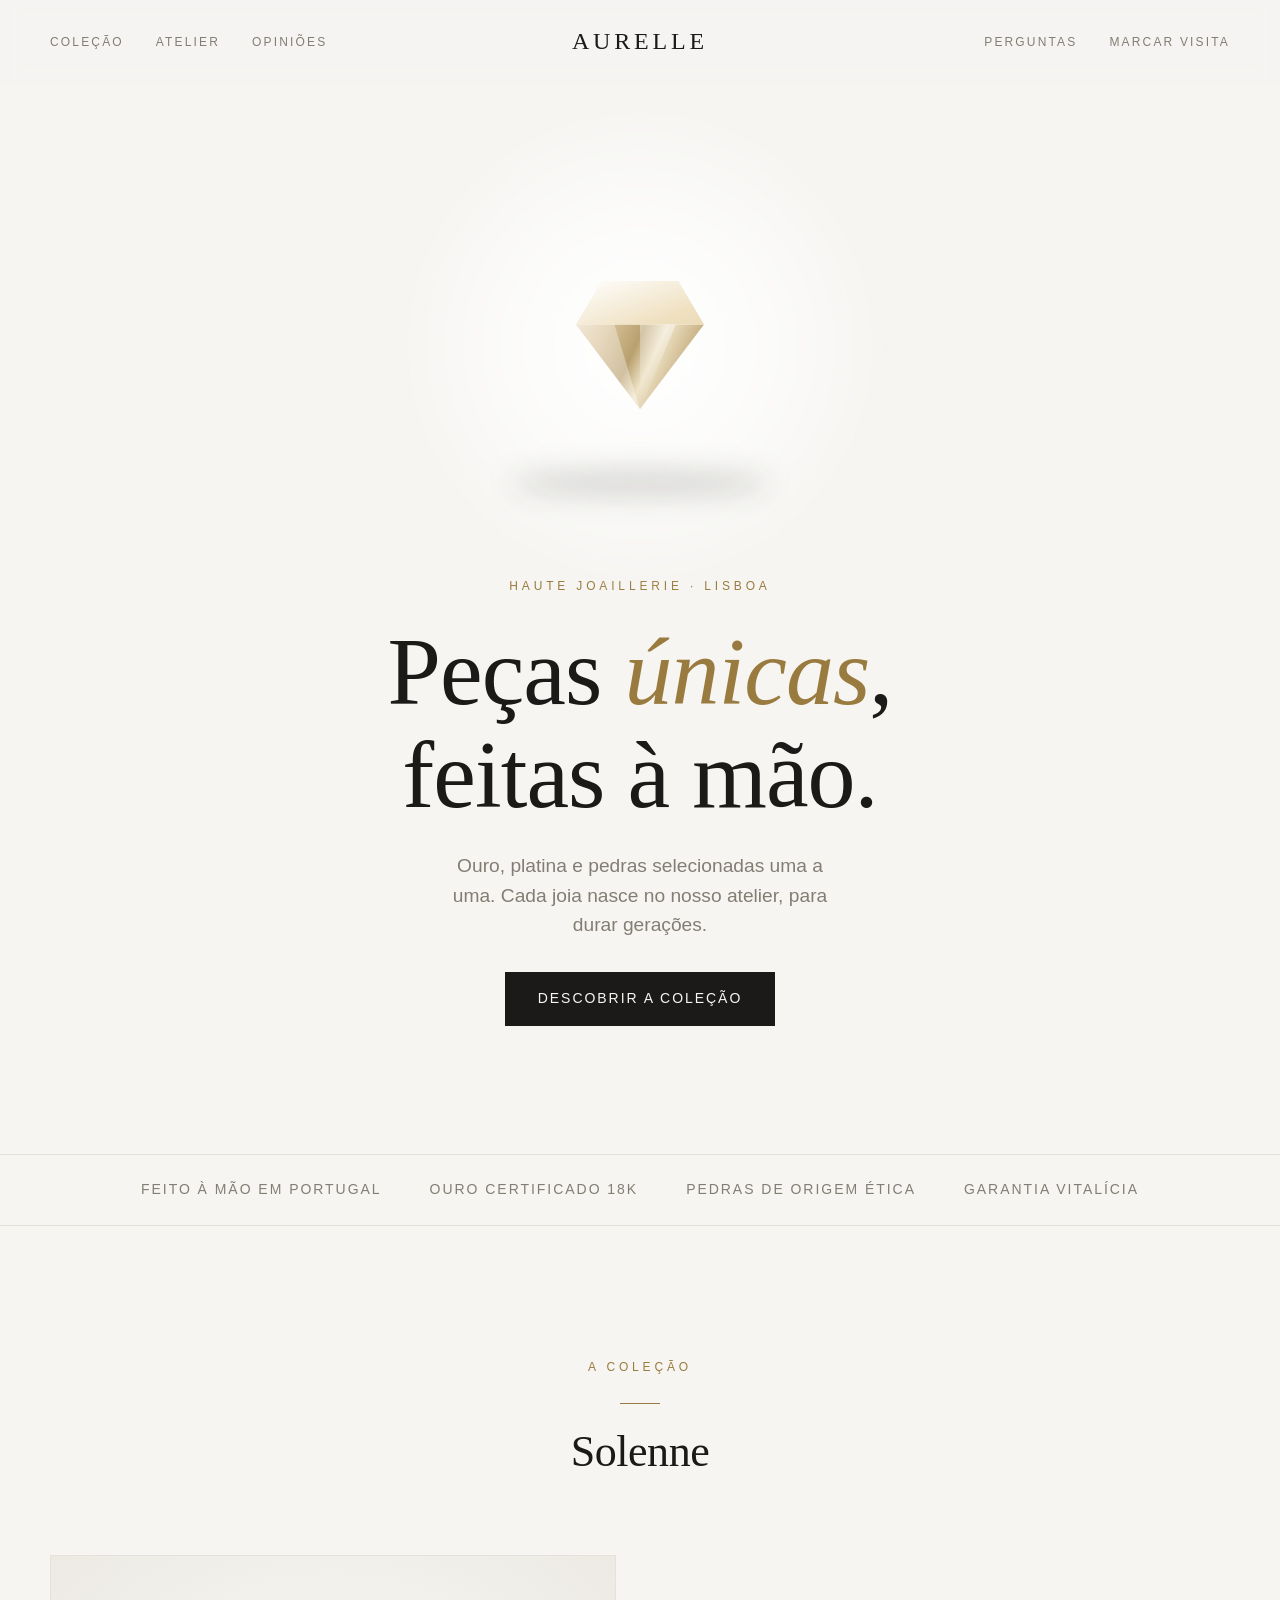
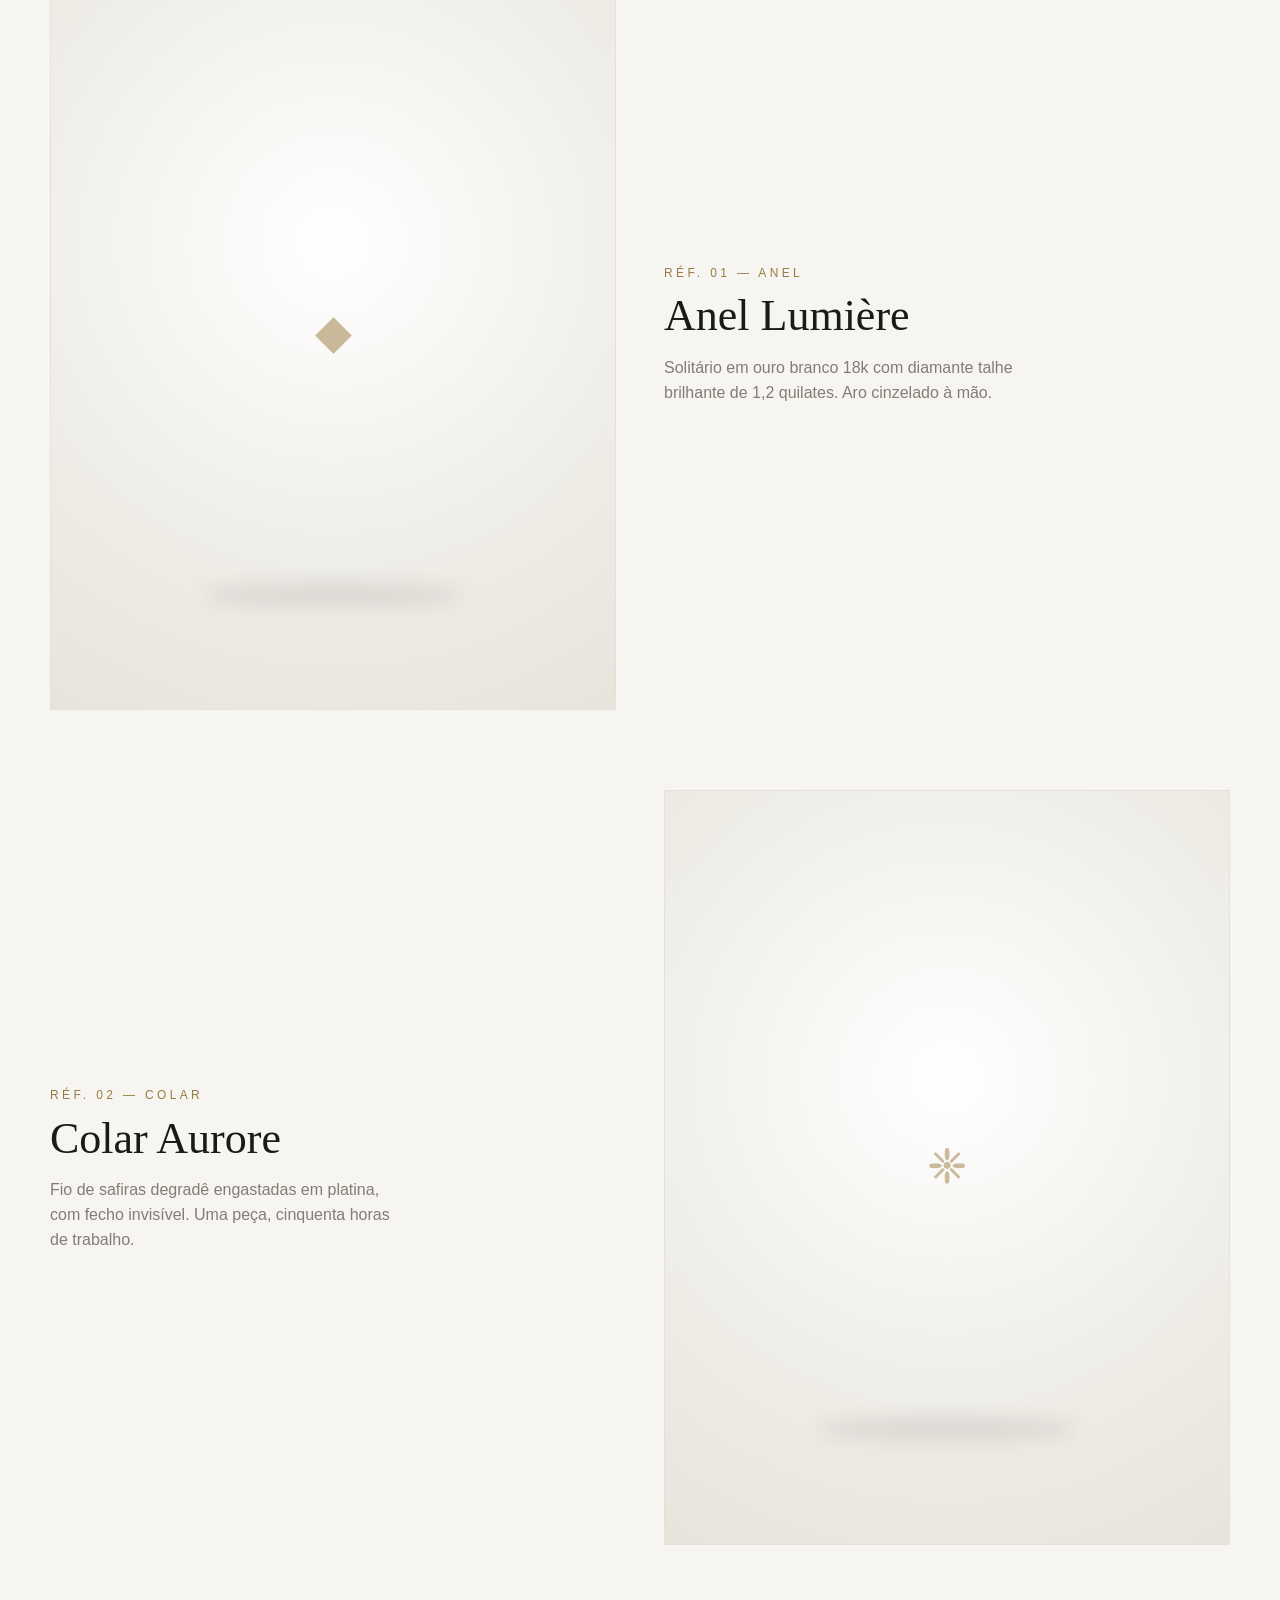
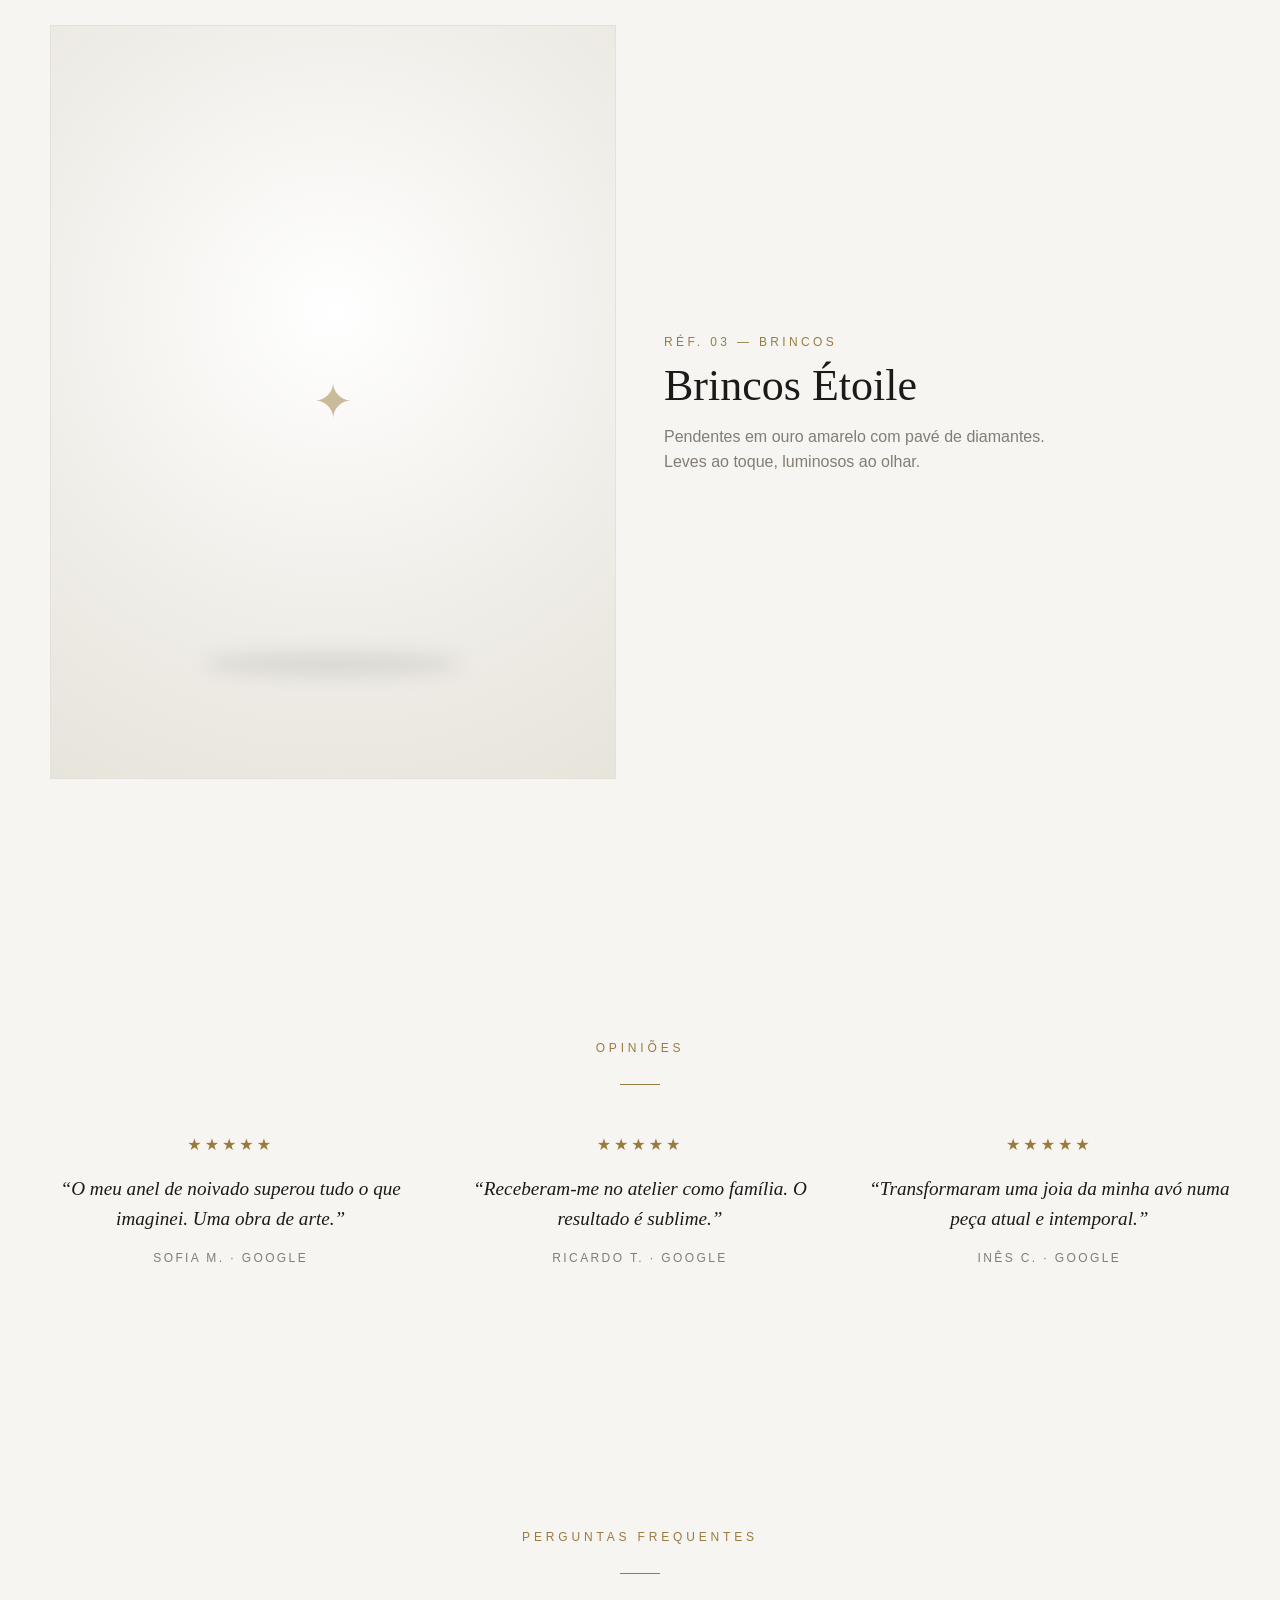
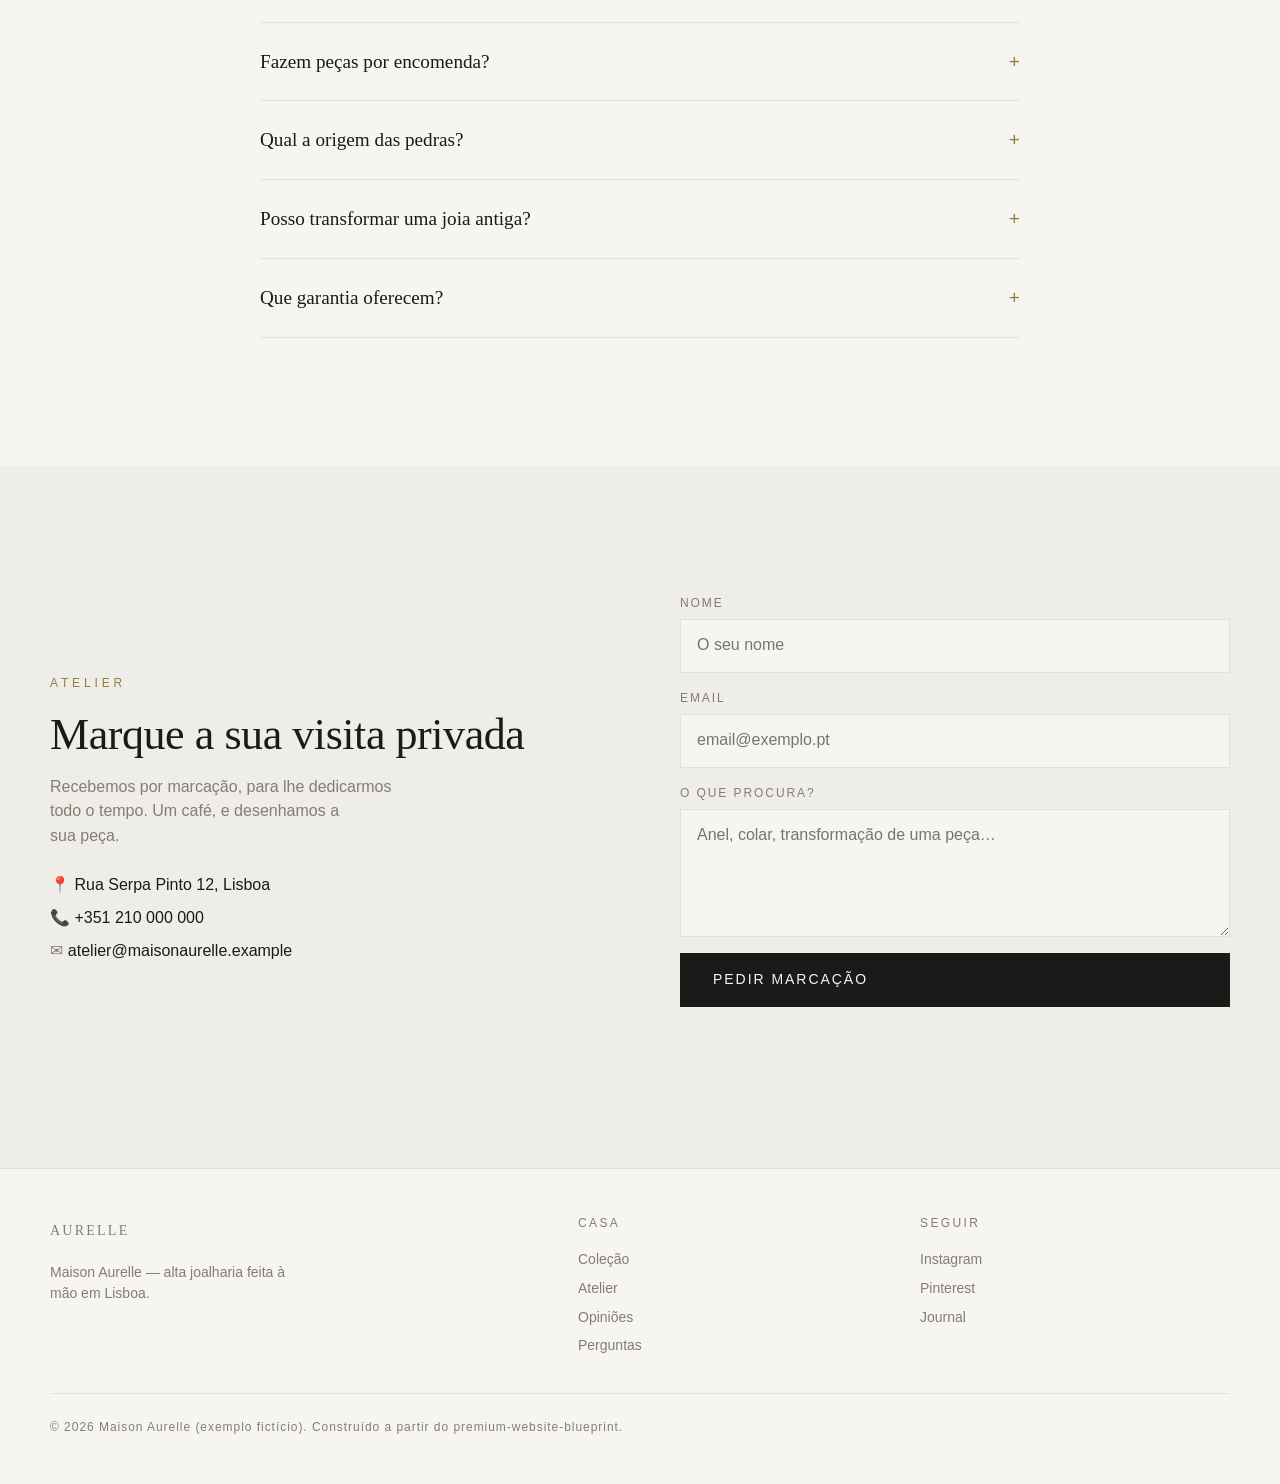
<file: docs/examples/premium-website-light/index.html>
<!doctype html>
<html lang="pt">
<head>
  <meta charset="UTF-8" />
  <meta name="viewport" content="width=device-width, initial-scale=1" />
  <title>Maison Aurelle — Haute Joaillerie</title>
  <meta name="description" content="Alta joalharia feita à mão. Peças únicas em ouro e pedras preciosas. Exemplo (estética clara/galeria) do premium-website-blueprint." />
  <meta property="og:type" content="website" />
  <meta property="og:title" content="Maison Aurelle — Haute Joaillerie" />
  <meta property="og:description" content="Alta joalharia feita à mão. Peças únicas em ouro e pedras preciosas." />
  <meta property="og:image" content="assets/og-image.png" />
  <link rel="icon" href="data:image/svg+xml,<svg xmlns='http://www.w3.org/2000/svg' viewBox='0 0 32 32'><text y='26' font-size='24'>◆</text></svg>" />
  <style>
    /* ===== Reset (blueprint §5) ===== */
    *, *::before, *::after { box-sizing: border-box; }
    * { margin: 0; }
    html { -webkit-text-size-adjust: 100%; scroll-behavior: smooth; }
    body { min-height: 100dvh; line-height: 1.55; -webkit-font-smoothing: antialiased; }
    img, picture, svg, video { display: block; max-width: 100%; height: auto; }
    input, button, textarea, select { font: inherit; }
    h1, h2, h3, h4 { line-height: 1.08; text-wrap: balance; font-weight: 400; }
    p { text-wrap: pretty; }
    a { color: inherit; text-decoration: none; }
    ul { list-style: none; padding: 0; }

    /* ===== Tokens — estética "clara / galeria" (vitrine de museu) =====
       Design deliberadamente de tema único (claro), ver blueprint §10.1. */
    :root {
      color-scheme: light;
      --bg: #f6f5f2;        /* porcelana */
      --panel: #efedE7;     /* vitrine suave */
      --ink: #1b1a18;       /* quase-preto quente */
      --muted: #837d73;     /* taupe */
      --line: #e4e1da;      /* hairline */
      --accent: #9a7b3f;    /* latão/champanhe, usado com parcimónia */
      --accent-soft: #d9c9a6;
      --font-serif: "Georgia", "Times New Roman", Times, serif;
      --font-sans: "Helvetica Neue", Helvetica, "Segoe UI", system-ui, Arial, sans-serif;
      --fs-xs: 0.75rem; --fs-sm: 0.875rem; --fs-base: 1rem; --fs-lg: 1.2rem;
      --fs-xl: clamp(1.4rem, 2.6vw, 1.75rem);
      --fs-2xl: clamp(1.9rem, 4.5vw, 2.75rem);
      --fs-hero: clamp(2.6rem, 9vw, 6rem);
      --sp-2: 0.5rem; --sp-3: 1rem; --sp-4: 1.5rem; --sp-5: 2rem;
      --sp-6: 3rem; --sp-8: 5rem; --sp-10: 8rem; --sp-12: 11rem;
      --container: 1180px;
      --ease: cubic-bezier(0.22, 1, 0.36, 1);
    }

    body { font-family: var(--font-sans); background: var(--bg); color: var(--ink); font-size: var(--fs-base); }
    .container { width: min(100% - 2.5rem, var(--container)); margin-inline: auto; }
    .label { font-size: var(--fs-xs); letter-spacing: 0.32em; text-transform: uppercase; color: var(--muted); }
    .label--accent { color: var(--accent); }
    .rule { width: 40px; height: 1px; background: var(--accent); margin: var(--sp-4) 0; }
    .center { text-align: center; }
    .center .rule { margin-inline: auto; }

    /* botões (contorno fino, elegante) */
    .btn { display: inline-flex; align-items: center; gap: 0.6rem; padding: 0.95rem 2rem; border-radius: 0; font-size: var(--fs-sm); letter-spacing: 0.14em; text-transform: uppercase; cursor: pointer; border: 1px solid var(--ink); background: transparent; color: var(--ink); transition: background-color 0.35s var(--ease), color 0.35s var(--ease); }
    .btn:hover { background: var(--ink); color: var(--bg); }
    .btn--solid { background: var(--ink); color: var(--bg); }
    .btn--solid:hover { background: transparent; color: var(--ink); }
    :where(a, button):focus-visible { outline: 2px solid var(--accent); outline-offset: 4px; }

    /* ===== Nav (minimal, centrada) ===== */
    .nav { position: sticky; top: 0; z-index: 50; background: color-mix(in srgb, var(--bg) 82%, transparent); backdrop-filter: blur(10px); border-bottom: 1px solid transparent; transition: border-color 0.4s var(--ease); }
    .nav.is-scrolled { border-bottom-color: var(--line); }
    .nav__inner { display: grid; grid-template-columns: 1fr auto 1fr; align-items: center; height: 84px; }
    .nav__links { display: flex; gap: var(--sp-5); }
    .nav__links a { font-size: var(--fs-xs); letter-spacing: 0.18em; text-transform: uppercase; color: var(--muted); transition: color 0.3s; }
    .nav__links a:hover { color: var(--ink); }
    .nav__links--right { justify-content: flex-end; }
    .brand { font-family: var(--font-serif); font-size: 1.5rem; letter-spacing: 0.16em; text-transform: uppercase; text-align: center; }
    .nav__toggle { display: none; background: none; border: 0; color: var(--ink); font-size: 1.4rem; cursor: pointer; }

    /* ===== Hero — vitrine luminosa com peça a flutuar ===== */
    .hero { position: relative; overflow: hidden; text-align: center; padding-block: var(--sp-8) var(--sp-10); }
    .hero__vitrine { position: relative; height: min(46vh, 360px); display: grid; place-items: center; margin-bottom: var(--sp-6); }
    .hero__light { position: absolute; width: 520px; height: 520px; max-width: 90vw; border-radius: 50%; background: radial-gradient(circle, #ffffff 0%, rgba(255,255,255,0.6) 35%, transparent 68%); filter: blur(6px); }
    .hero__floor { position: absolute; bottom: 8%; width: 260px; max-width: 60vw; height: 26px; border-radius: 50%; background: rgba(27,26,24,0.16); filter: blur(14px); }
    .hero__eyebrow { display: inline-block; margin-bottom: var(--sp-4); }
    .hero__title { font-family: var(--font-serif); font-size: var(--fs-hero); letter-spacing: -0.01em; font-weight: 400; }
    .hero__title em { font-style: italic; color: var(--accent); }
    .hero__lead { color: var(--muted); max-width: 40ch; margin: var(--sp-4) auto var(--sp-5); font-size: var(--fs-lg); }

    /* peça 3D (diamante em CSS; trocar por Spline/Three.js — blueprint §10.3) */
    .stage { position: relative; perspective: 900px; z-index: 1; }
    .gem { position: relative; width: 128px; height: 128px; transform-style: preserve-3d; transform: rotateX(var(--rx,0deg)) rotateY(var(--ry,0deg)); transition: transform 0.2s var(--ease); animation: float 6s ease-in-out infinite; }
    .gem__top { position: absolute; inset: 0 0 42% 0; clip-path: polygon(50% 0, 82% 34%, 100% 34%, 50% 34%, 0 34%, 18% 34%); }
    .gem__crown { position: absolute; inset: 0; clip-path: polygon(0 34%, 100% 34%, 50% 100%); background:
        linear-gradient(115deg, #f3ead4 0%, #d9c39a 28%, #b9a06f 48%, #efe4c8 60%, #cbb488 78%, #a98f5f 100%); }
    .gem__table { position: absolute; inset: 0; clip-path: polygon(20% 0, 80% 0, 100% 34%, 0 34%); background: linear-gradient(160deg, #ffffff 0%, #efe0c0 40%, #dcc79c 100%); }
    .gem__facet { position: absolute; inset: 0; clip-path: polygon(50% 34%, 78% 34%, 50% 100%); background: linear-gradient(180deg, rgba(255,255,255,0.65), rgba(255,255,255,0)); mix-blend-mode: screen; }
    .gem__sheen { position: absolute; inset: 0; clip-path: polygon(0 34%, 30% 34%, 50% 100%); background: rgba(255,255,255,0.35); }
    @keyframes float { 0%,100% { translate: 0 -6px; } 50% { translate: 0 6px; } }

    /* faixa de prova social (hairline) */
    .marquee { border-block: 1px solid var(--line); }
    .marquee__row { display: flex; flex-wrap: wrap; justify-content: center; gap: var(--sp-6); padding-block: var(--sp-4); }
    .marquee__row span { font-size: var(--fs-sm); letter-spacing: 0.14em; text-transform: uppercase; color: var(--muted); }

    /* ===== Coleção — cenas alternadas ===== */
    .piece { display: grid; grid-template-columns: 1fr 1fr; gap: var(--sp-6); align-items: center; }
    .piece + .piece { margin-top: var(--sp-8); }
    .piece--rev .piece__media { order: 2; }
    .piece__media { aspect-ratio: 3/4; background:
        radial-gradient(circle at 50% 38%, #ffffff, var(--panel) 60%, #e7e4dc 100%);
        border: 1px solid var(--line); display: grid; place-items: center; position: relative; }
    .piece__media::after { content: ""; position: absolute; bottom: 14%; width: 46%; height: 18px; border-radius: 50%; background: rgba(27,26,24,0.12); filter: blur(10px); }
    .piece__media .mark { font-family: var(--font-serif); font-size: 3rem; color: var(--accent); opacity: 0.5; }
    .piece__ref { font-size: var(--fs-xs); letter-spacing: 0.28em; text-transform: uppercase; color: var(--accent); }
    .piece__title { font-family: var(--font-serif); font-size: var(--fs-2xl); margin: var(--sp-2) 0 var(--sp-3); }
    .piece__text { color: var(--muted); max-width: 44ch; }

    /* ===== Testemunhos ===== */
    .quotes { display: grid; grid-template-columns: repeat(3, 1fr); gap: var(--sp-6); margin-top: var(--sp-6); }
    .quote { text-align: center; }
    .quote__stars { color: var(--accent); letter-spacing: 3px; margin-bottom: var(--sp-3); }
    .quote__text { font-family: var(--font-serif); font-size: var(--fs-lg); font-style: italic; }
    .quote__by { margin-top: var(--sp-3); font-size: var(--fs-xs); letter-spacing: 0.2em; text-transform: uppercase; color: var(--muted); }

    /* ===== FAQ ===== */
    .faq { max-width: 760px; margin-inline: auto; }
    .faq__item { border-top: 1px solid var(--line); }
    .faq__item:last-child { border-bottom: 1px solid var(--line); }
    .faq__q { width: 100%; text-align: left; background: none; border: 0; color: var(--ink); padding: var(--sp-4) 0; font-family: var(--font-serif); font-size: var(--fs-lg); cursor: pointer; display: flex; justify-content: space-between; gap: var(--sp-3); align-items: center; }
    .faq__q .icon { color: var(--accent); transition: transform 0.35s var(--ease); flex: none; font-family: var(--font-sans); }
    .faq__q[aria-expanded="true"] .icon { transform: rotate(45deg); }
    .faq__a { overflow: hidden; max-height: 0; transition: max-height 0.4s var(--ease); }
    .faq__a p { padding-bottom: var(--sp-4); color: var(--muted); }

    /* ===== Contacto / atelier ===== */
    .atelier { background: var(--panel); }
    .atelier__grid { display: grid; grid-template-columns: 1fr 1fr; gap: var(--sp-8); align-items: center; }
    .atelier__info p { color: var(--muted); margin-top: var(--sp-3); max-width: 40ch; }
    .atelier__info li { color: var(--muted); margin-top: var(--sp-2); }
    .atelier__info b { color: var(--ink); font-weight: 400; }
    .form { display: grid; gap: var(--sp-3); }
    .field { display: grid; gap: 0.4rem; }
    .field label { font-size: var(--fs-xs); letter-spacing: 0.16em; text-transform: uppercase; color: var(--muted); }
    .field input, .field textarea { background: var(--bg); border: 1px solid var(--line); padding: 0.85rem 1rem; color: var(--ink); border-radius: 0; transition: border-color 0.3s; }
    .field input:focus, .field textarea:focus { outline: none; border-color: var(--accent); }
    .field :invalid:not(:placeholder-shown) { border-color: #c06b5f; }
    .form__status { font-size: var(--fs-sm); min-height: 1.2em; letter-spacing: 0.04em; }
    .form__status.ok { color: #5f7d55; }
    .form__status.err { color: #b5544a; }

    /* ===== Footer ===== */
    .footer { border-top: 1px solid var(--line); padding-block: var(--sp-6); }
    .footer__grid { display: grid; grid-template-columns: 1.6fr 1fr 1fr; gap: var(--sp-5); }
    .footer h4 { font-size: var(--fs-xs); letter-spacing: 0.2em; text-transform: uppercase; color: var(--muted); margin-bottom: var(--sp-3); }
    .footer a { color: var(--muted); font-size: var(--fs-sm); display: block; padding: 0.22rem 0; }
    .footer a:hover { color: var(--ink); }
    .footer__bottom { margin-top: var(--sp-5); padding-top: var(--sp-4); border-top: 1px solid var(--line); font-size: var(--fs-xs); letter-spacing: 0.08em; color: var(--muted); }

    .section { padding-block: var(--sp-10); }

    /* reveal */
    .reveal { opacity: 0; transform: translateY(22px); transition: opacity 0.8s var(--ease), transform 0.8s var(--ease); }
    .reveal.is-visible { opacity: 1; transform: none; }

    @media (max-width: 900px) {
      .nav__inner { grid-template-columns: auto 1fr auto; }
      .nav__links { display: none; }
      .nav__toggle { display: block; }
      .brand { text-align: left; }
      .piece, .quotes, .atelier__grid { grid-template-columns: 1fr; }
      .piece--rev .piece__media { order: 0; }
      .footer__grid { grid-template-columns: 1fr 1fr; }
      .marquee__row { flex-direction: column; gap: var(--sp-3); }
    }
    @media (prefers-reduced-motion: reduce) {
      * { animation: none !important; transition: none !important; scroll-behavior: auto !important; }
      .reveal { opacity: 1; transform: none; }
    }
  </style>
</head>
<body>
  <header class="nav">
    <div class="container nav__inner">
      <nav class="nav__links" aria-label="Principal">
        <a href="#colecao">Coleção</a>
        <a href="#atelier">Atelier</a>
        <a href="#opinioes">Opiniões</a>
      </nav>
      <a class="brand" href="#top">Aurelle</a>
      <nav class="nav__links nav__links--right" aria-label="Secundária">
        <a href="#faq">Perguntas</a>
        <a href="#atelier">Marcar visita</a>
      </nav>
      <button class="nav__toggle" aria-label="Abrir menu" aria-expanded="false">☰</button>
    </div>
  </header>

  <main id="top">
    <!-- Hero — vitrine luminosa -->
    <section class="hero">
      <div class="container">
        <div class="hero__vitrine" aria-hidden="true">
          <div class="hero__light"></div>
          <div class="hero__floor"></div>
          <div class="stage">
            <div class="gem">
              <div class="gem__crown"></div>
              <div class="gem__table"></div>
              <div class="gem__facet"></div>
              <div class="gem__sheen"></div>
            </div>
          </div>
        </div>
        <div class="reveal">
          <span class="label label--accent hero__eyebrow">Haute Joaillerie · Lisboa</span>
          <h1 class="hero__title">Peças <em>únicas</em>,<br>feitas à mão.</h1>
          <p class="hero__lead">Ouro, platina e pedras selecionadas uma a uma. Cada joia nasce no nosso atelier, para durar gerações.</p>
          <a class="btn btn--solid" href="#colecao">Descobrir a coleção</a>
        </div>
      </div>
    </section>

    <!-- Prova social -->
    <section class="marquee">
      <div class="container marquee__row">
        <span>Feito à mão em Portugal</span>
        <span>Ouro certificado 18k</span>
        <span>Pedras de origem ética</span>
        <span>Garantia vitalícia</span>
      </div>
    </section>

    <!-- Coleção -->
    <section class="section container" id="colecao">
      <div class="center reveal" style="margin-bottom: var(--sp-8)">
        <span class="label label--accent">A coleção</span>
        <div class="rule"></div>
        <h2 class="hero__title" style="font-size: var(--fs-2xl)">Solenne</h2>
      </div>

      <article class="piece reveal">
        <div class="piece__media"><span class="mark">◆</span></div>
        <div>
          <span class="piece__ref">Réf. 01 — Anel</span>
          <h3 class="piece__title">Anel Lumière</h3>
          <p class="piece__text">Solitário em ouro branco 18k com diamante talhe brilhante de 1,2 quilates. Aro cinzelado à mão.</p>
        </div>
      </article>

      <article class="piece piece--rev reveal">
        <div class="piece__media"><span class="mark">❈</span></div>
        <div>
          <span class="piece__ref">Réf. 02 — Colar</span>
          <h3 class="piece__title">Colar Aurore</h3>
          <p class="piece__text">Fio de safiras degradê engastadas em platina, com fecho invisível. Uma peça, cinquenta horas de trabalho.</p>
        </div>
      </article>

      <article class="piece reveal">
        <div class="piece__media"><span class="mark">✦</span></div>
        <div>
          <span class="piece__ref">Réf. 03 — Brincos</span>
          <h3 class="piece__title">Brincos Étoile</h3>
          <p class="piece__text">Pendentes em ouro amarelo com pavé de diamantes. Leves ao toque, luminosos ao olhar.</p>
        </div>
      </article>
    </section>

    <!-- Testemunhos -->
    <section class="section container" id="opinioes">
      <div class="center reveal" style="margin-bottom: var(--sp-6)">
        <span class="label label--accent">Opiniões</span>
        <div class="rule"></div>
      </div>
      <div class="quotes">
        <figure class="quote reveal">
          <div class="quote__stars" aria-label="5 de 5">★★★★★</div>
          <blockquote class="quote__text">“O meu anel de noivado superou tudo o que imaginei. Uma obra de arte.”</blockquote>
          <figcaption class="quote__by">Sofia M. · Google</figcaption>
        </figure>
        <figure class="quote reveal">
          <div class="quote__stars" aria-label="5 de 5">★★★★★</div>
          <blockquote class="quote__text">“Receberam-me no atelier como família. O resultado é sublime.”</blockquote>
          <figcaption class="quote__by">Ricardo T. · Google</figcaption>
        </figure>
        <figure class="quote reveal">
          <div class="quote__stars" aria-label="5 de 5">★★★★★</div>
          <blockquote class="quote__text">“Transformaram uma joia da minha avó numa peça atual e intemporal.”</blockquote>
          <figcaption class="quote__by">Inês C. · Google</figcaption>
        </figure>
      </div>
    </section>

    <!-- FAQ -->
    <section class="section container" id="faq">
      <div class="center reveal" style="margin-bottom: var(--sp-6)">
        <span class="label label--accent">Perguntas frequentes</span>
        <div class="rule"></div>
      </div>
      <div class="faq reveal">
        <div class="faq__item">
          <button class="faq__q" aria-expanded="false"><span>Fazem peças por encomenda?</span><span class="icon">+</span></button>
          <div class="faq__a"><p>Sim. Todo o processo começa com uma conversa no atelier para desenhar a peça consigo, do esboço à joia final.</p></div>
        </div>
        <div class="faq__item">
          <button class="faq__q" aria-expanded="false"><span>Qual a origem das pedras?</span><span class="icon">+</span></button>
          <div class="faq__a"><p>Trabalhamos apenas com fornecedores certificados e pedras de origem ética, com documentação completa.</p></div>
        </div>
        <div class="faq__item">
          <button class="faq__q" aria-expanded="false"><span>Posso transformar uma joia antiga?</span><span class="icon">+</span></button>
          <div class="faq__a"><p>Com todo o gosto. Recuperamos o material e o significado da peça original num novo desenho.</p></div>
        </div>
        <div class="faq__item">
          <button class="faq__q" aria-expanded="false"><span>Que garantia oferecem?</span><span class="icon">+</span></button>
          <div class="faq__a"><p>Garantia vitalícia de manufatura e serviço de manutenção gratuito para toda a vida da joia.</p></div>
        </div>
      </div>
    </section>

    <!-- Atelier / contacto -->
    <section class="atelier">
      <div class="section container atelier__grid" id="atelier">
        <div class="atelier__info reveal">
          <span class="label label--accent">Atelier</span>
          <h2 class="hero__title" style="font-size: var(--fs-2xl); margin-top: var(--sp-3)">Marque a sua visita privada</h2>
          <p>Recebemos por marcação, para lhe dedicarmos todo o tempo. Um café, e desenhamos a sua peça.</p>
          <ul style="margin-top: var(--sp-4)">
            <li>📍 <b>Rua Serpa Pinto 12, Lisboa</b></li>
            <li>📞 <b>+351 210 000 000</b></li>
            <li>✉️ <b>atelier@maisonaurelle.example</b></li>
          </ul>
        </div>
        <form class="form reveal" novalidate>
          <div class="field">
            <label for="nome">Nome</label>
            <input id="nome" name="nome" type="text" placeholder="O seu nome" required minlength="2" />
          </div>
          <div class="field">
            <label for="email">Email</label>
            <input id="email" name="email" type="email" placeholder="email@exemplo.pt" required />
          </div>
          <div class="field">
            <label for="msg">O que procura?</label>
            <textarea id="msg" name="msg" rows="4" placeholder="Anel, colar, transformação de uma peça…" required minlength="10"></textarea>
          </div>
          <button class="btn btn--solid" type="submit">Pedir marcação</button>
          <p class="form__status" role="status" aria-live="polite"></p>
        </form>
      </div>
    </section>
  </main>

  <footer class="footer">
    <div class="container">
      <div class="footer__grid">
        <div>
          <a class="brand" href="#top" style="display:inline-block; margin-bottom: var(--sp-3)">Aurelle</a>
          <p style="color: var(--muted); font-size: var(--fs-sm); max-width: 32ch;">Maison Aurelle — alta joalharia feita à mão em Lisboa.</p>
        </div>
        <div>
          <h4>Casa</h4>
          <a href="#colecao">Coleção</a>
          <a href="#atelier">Atelier</a>
          <a href="#opinioes">Opiniões</a>
          <a href="#faq">Perguntas</a>
        </div>
        <div>
          <h4>Seguir</h4>
          <a href="#">Instagram</a>
          <a href="#">Pinterest</a>
          <a href="#">Journal</a>
        </div>
      </div>
      <div class="footer__bottom">© <span data-year>2026</span> Maison Aurelle (exemplo fictício). Construído a partir do premium-website-blueprint.</div>
    </div>
  </footer>

  <script>
    (function () {
      "use strict";
      const reduceMotion = window.matchMedia("(prefers-reduced-motion: reduce)").matches;

      const nav = document.querySelector(".nav");
      const onScroll = () => nav.classList.toggle("is-scrolled", window.scrollY > 8);
      onScroll();
      window.addEventListener("scroll", onScroll, { passive: true });

      const toggle = document.querySelector(".nav__toggle");
      const menu = document.querySelector(".nav__links");
      if (toggle) {
        toggle.addEventListener("click", () => {
          const open = menu.style.display === "flex";
          menu.style.display = open ? "" : "flex";
          menu.style.position = "absolute";
          menu.style.flexDirection = "column";
          menu.style.top = "84px";
          menu.style.left = "1.25rem";
          menu.style.background = "var(--bg)";
          menu.style.padding = "1rem 1.25rem";
          menu.style.border = "1px solid var(--line)";
          toggle.setAttribute("aria-expanded", String(!open));
        });
      }

      const gem = document.querySelector(".gem");
      const stage = document.querySelector(".stage");
      if (gem && stage && !reduceMotion) {
        const area = document.querySelector(".hero__vitrine");
        area.addEventListener("pointermove", (e) => {
          const r = area.getBoundingClientRect();
          const px = (e.clientX - r.left) / r.width - 0.5;
          const py = (e.clientY - r.top) / r.height - 0.5;
          gem.style.setProperty("--ry", `${px * 50}deg`);
          gem.style.setProperty("--rx", `${-py * 30}deg`);
        });
        area.addEventListener("pointerleave", () => {
          gem.style.setProperty("--ry", "0deg");
          gem.style.setProperty("--rx", "0deg");
        });
      }

      const revealEls = document.querySelectorAll(".reveal");
      if (reduceMotion || !("IntersectionObserver" in window)) {
        revealEls.forEach((el) => el.classList.add("is-visible"));
      } else {
        const io = new IntersectionObserver((entries) => {
          entries.forEach((entry) => {
            if (entry.isIntersecting) { entry.target.classList.add("is-visible"); io.unobserve(entry.target); }
          });
        }, { threshold: 0.14 });
        revealEls.forEach((el) => io.observe(el));
      }

      document.querySelectorAll(".faq__q").forEach((btn) => {
        btn.addEventListener("click", () => {
          const expanded = btn.getAttribute("aria-expanded") === "true";
          const panel = btn.nextElementSibling;
          btn.setAttribute("aria-expanded", String(!expanded));
          panel.style.maxHeight = expanded ? "0" : panel.scrollHeight + "px";
        });
      });

      const form = document.querySelector(".form");
      if (form) {
        const status = form.querySelector(".form__status");
        form.addEventListener("submit", (e) => {
          e.preventDefault();
          if (!form.checkValidity()) {
            status.textContent = "Verifique os campos assinalados.";
            status.className = "form__status err";
            form.reportValidity();
            return;
          }
          status.textContent = "Obrigado. Entraremos em contacto para agendar a sua visita.";
          status.className = "form__status ok";
          form.reset();
        });
      }

      const y = document.querySelector("[data-year]");
      if (y) y.textContent = new Date().getFullYear();
    })();
  </script>
</body>
</html>
</file>
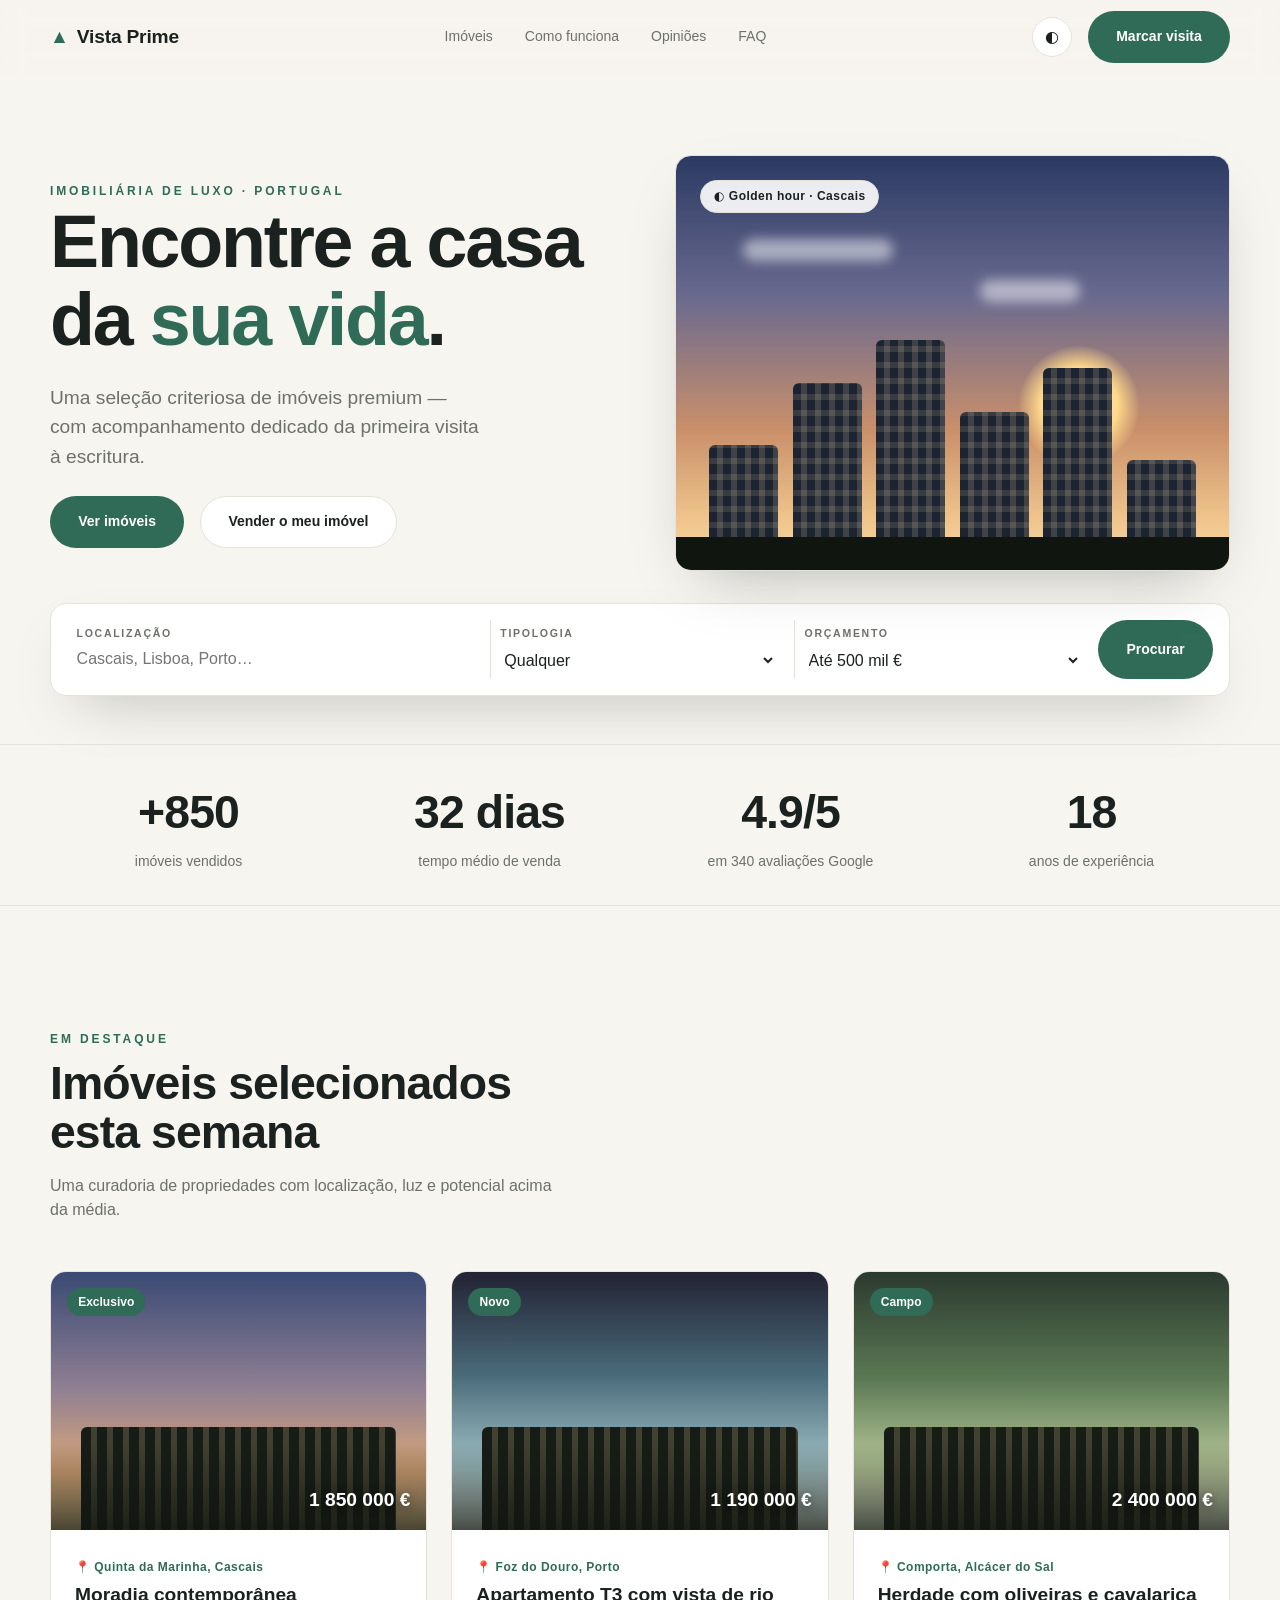
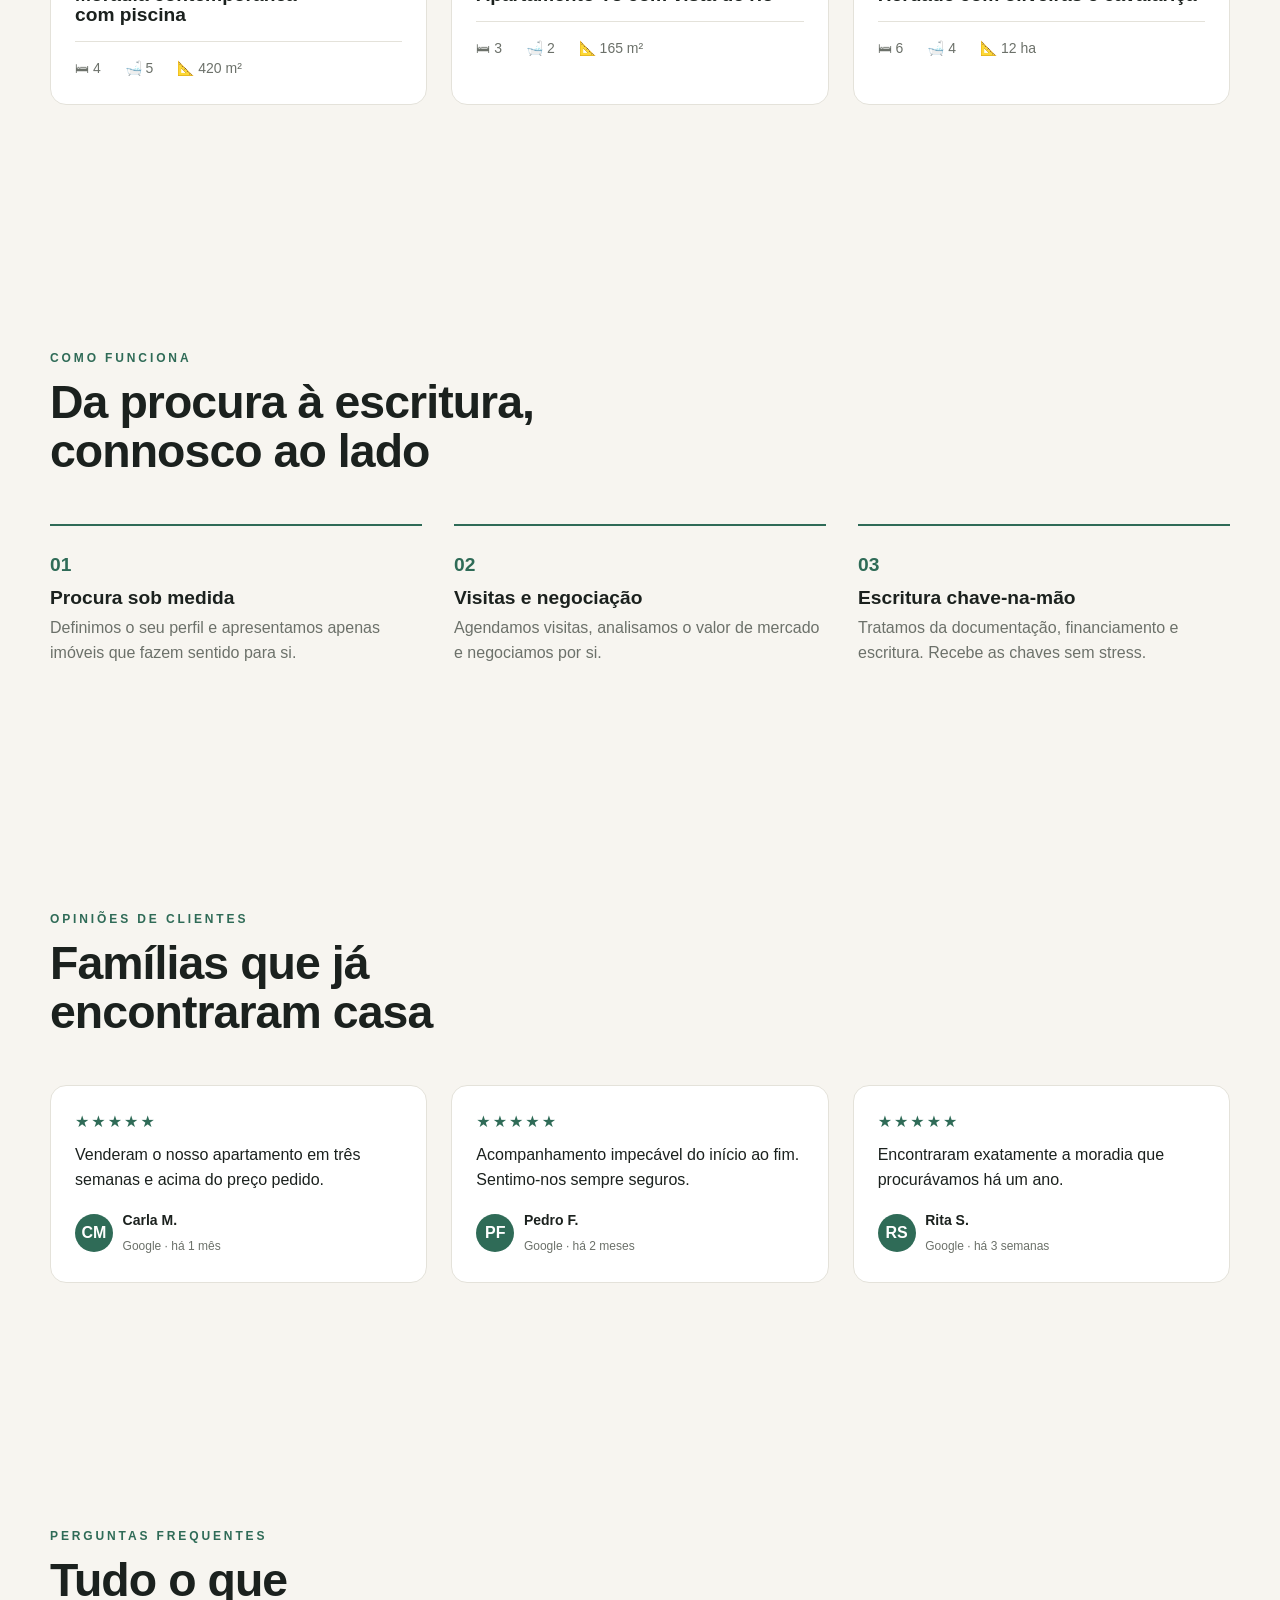
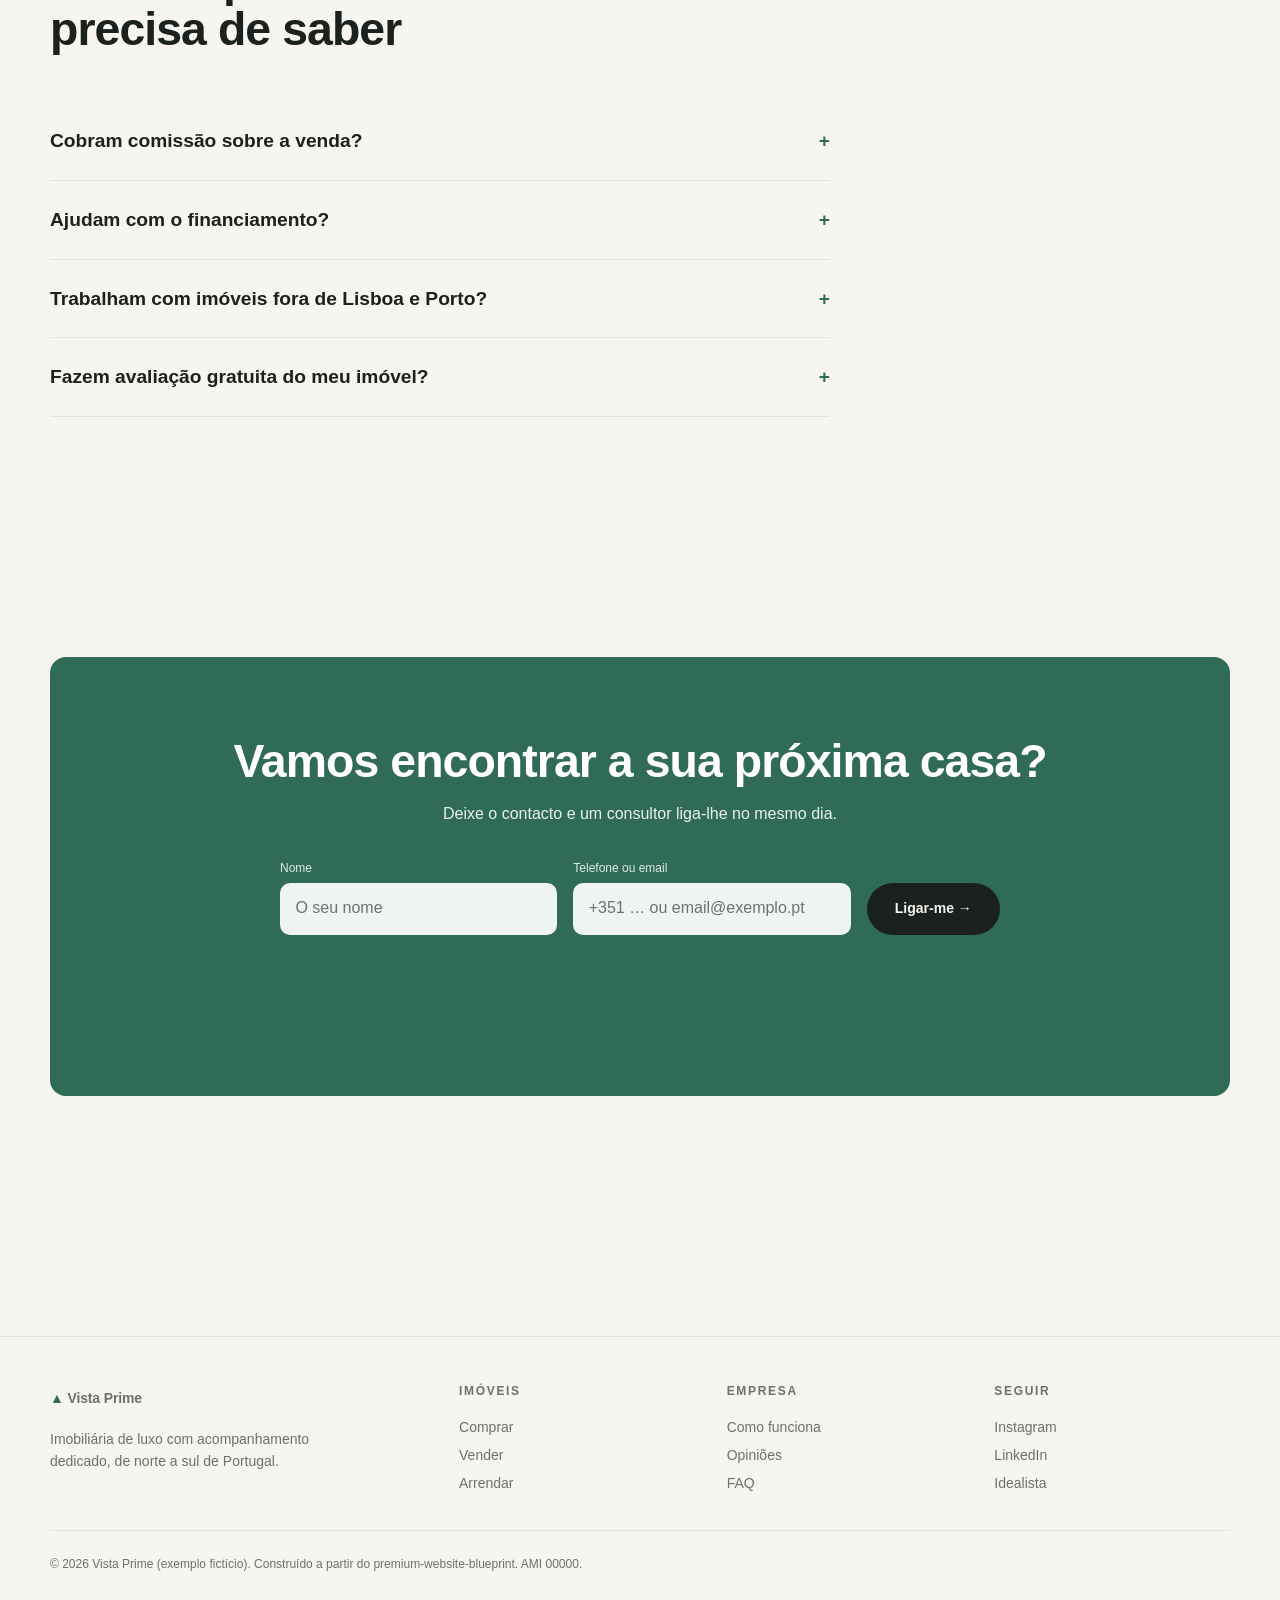
<file: docs/examples/premium-website-realestate/index.html>
<!doctype html>
<html lang="pt">
<head>
  <meta charset="UTF-8" />
  <meta name="viewport" content="width=device-width, initial-scale=1" />
  <title>Vista Prime — Imobiliária de luxo</title>
  <meta name="description" content="Imóveis de luxo selecionados. Compra, venda e arrendamento premium com acompanhamento dedicado. Exemplo (imobiliária) do premium-website-blueprint." />
  <meta property="og:type" content="website" />
  <meta property="og:title" content="Vista Prime — Imobiliária de luxo" />
  <meta property="og:description" content="Imóveis de luxo selecionados, com acompanhamento dedicado." />
  <meta property="og:image" content="assets/og-image.png" />
  <link rel="icon" href="data:image/svg+xml,<svg xmlns='http://www.w3.org/2000/svg' viewBox='0 0 32 32'><text y='26' font-size='24'>▲</text></svg>" />
  <style>
    /* ===== Reset (blueprint §5) ===== */
    *, *::before, *::after { box-sizing: border-box; }
    * { margin: 0; }
    html { -webkit-text-size-adjust: 100%; scroll-behavior: smooth; }
    body { min-height: 100dvh; line-height: 1.55; -webkit-font-smoothing: antialiased; }
    img, picture, svg, video { display: block; max-width: 100%; height: auto; }
    input, button, textarea, select { font: inherit; }
    h1, h2, h3, h4 { line-height: 1.06; text-wrap: balance; }
    p { text-wrap: pretty; }
    a { color: inherit; text-decoration: none; }
    ul { list-style: none; padding: 0; }

    /* ===== Tokens — imobiliária, acento verde-esmeralda (dual theme) ===== */
    :root {
      color-scheme: light;
      --bg: #f7f5f0;        /* osso quente */
      --panel: #ffffff;
      --panel-2: #f0efe9;
      --ink: #1b211e;       /* charcoal esverdeado */
      --muted: #6c716a;
      --line: #e4e2da;
      --accent: #2f6b57;    /* esmeralda/pinho */
      --accent-ink: #ffffff;
      --shadow: 0 24px 60px -28px rgba(20, 32, 27, 0.35);
      --font-display: "Helvetica Neue", Helvetica, "Segoe UI", system-ui, Arial, sans-serif;
      --font-sans: "Helvetica Neue", Helvetica, "Segoe UI", system-ui, Arial, sans-serif;
      --font-serif: Georgia, "Times New Roman", serif;
      --fs-xs: 0.75rem; --fs-sm: 0.875rem; --fs-base: 1rem; --fs-lg: 1.2rem;
      --fs-xl: clamp(1.4rem, 2.6vw, 1.8rem);
      --fs-2xl: clamp(1.9rem, 4.5vw, 2.9rem);
      --fs-hero: clamp(2.5rem, 6.2vw, 4.6rem);
      --sp-2: .5rem; --sp-3: 1rem; --sp-4: 1.5rem; --sp-5: 2rem;
      --sp-6: 3rem; --sp-8: 5rem; --sp-10: 7.5rem;
      --radius: 16px; --radius-sm: 10px;
      --container: 1180px; --ease: cubic-bezier(0.22, 1, 0.36, 1);
    }
    @media (prefers-color-scheme: dark) {
      :root {
        color-scheme: dark;
        --bg: #0e1613; --panel: #141d19; --panel-2: #101815;
        --ink: #eef1ee; --muted: #9aa39d; --line: #26302b;
        --accent: #6fb89f; --accent-ink: #08110d;
        --shadow: 0 24px 60px -28px rgba(0, 0, 0, 0.6);
      }
    }
    :root[data-theme="light"] {
      color-scheme: light;
      --bg: #f7f5f0; --panel: #ffffff; --panel-2: #f0efe9;
      --ink: #1b211e; --muted: #6c716a; --line: #e4e2da;
      --accent: #2f6b57; --accent-ink: #ffffff;
      --shadow: 0 24px 60px -28px rgba(20, 32, 27, 0.35);
    }
    :root[data-theme="dark"] {
      color-scheme: dark;
      --bg: #0e1613; --panel: #141d19; --panel-2: #101815;
      --ink: #eef1ee; --muted: #9aa39d; --line: #26302b;
      --accent: #6fb89f; --accent-ink: #08110d;
      --shadow: 0 24px 60px -28px rgba(0, 0, 0, 0.6);
    }

    body { font-family: var(--font-sans); background: var(--bg); color: var(--ink); font-size: var(--fs-base); }
    .container { width: min(100% - 2.5rem, var(--container)); margin-inline: auto; }
    .label { font-size: var(--fs-xs); letter-spacing: 0.24em; text-transform: uppercase; color: var(--accent); font-weight: 600; }
    .section { padding-block: var(--sp-10); }
    .section__head { max-width: 60ch; margin-bottom: var(--sp-6); }
    .section__title { font-family: var(--font-display); font-size: var(--fs-2xl); font-weight: 800; letter-spacing: -0.02em; margin-top: var(--sp-2); }
    .section__lead { color: var(--muted); margin-top: var(--sp-3); }

    .btn { display: inline-flex; align-items: center; gap: 0.5rem; padding: 0.9rem 1.7rem; border-radius: 999px; font-weight: 600; font-size: var(--fs-sm); cursor: pointer; border: 1px solid transparent; transition: transform 0.2s var(--ease), background-color 0.25s var(--ease), color 0.25s var(--ease), border-color 0.25s var(--ease); }
    .btn--primary { background: var(--accent); color: var(--accent-ink); }
    .btn--primary:hover { transform: translateY(-2px); }
    .btn--ghost { border-color: var(--line); color: var(--ink); background: var(--panel); }
    .btn--ghost:hover { border-color: var(--accent); color: var(--accent); }
    :where(a, button, input, select, textarea):focus-visible { outline: 2px solid var(--accent); outline-offset: 3px; }

    /* ===== Nav ===== */
    .nav { position: sticky; top: 0; z-index: 50; background: color-mix(in srgb, var(--bg) 82%, transparent); backdrop-filter: blur(12px); border-bottom: 1px solid transparent; transition: border-color 0.35s var(--ease); }
    .nav.is-scrolled { border-bottom-color: var(--line); }
    .nav__inner { display: flex; align-items: center; justify-content: space-between; height: 74px; }
    .brand { display: inline-flex; align-items: center; gap: 0.5rem; font-family: var(--font-display); font-weight: 800; font-size: var(--fs-lg); letter-spacing: -0.01em; }
    .brand .mk { color: var(--accent); }
    .nav__links { display: flex; gap: var(--sp-5); }
    .nav__links a { color: var(--muted); font-size: var(--fs-sm); transition: color 0.2s; }
    .nav__links a:hover { color: var(--ink); }
    .nav__actions { display: flex; align-items: center; gap: var(--sp-3); }
    .theme { background: var(--panel); border: 1px solid var(--line); color: var(--ink); width: 40px; height: 40px; border-radius: 999px; cursor: pointer; display: grid; place-items: center; }
    .nav__toggle { display: none; background: none; border: 0; color: var(--ink); font-size: 1.4rem; cursor: pointer; }

    /* ===== Hero ===== */
    .hero { padding-block: var(--sp-8) var(--sp-6); }
    .hero__grid { display: grid; grid-template-columns: 1.02fr 0.98fr; gap: var(--sp-6); align-items: center; }
    .hero__title { font-family: var(--font-display); font-size: var(--fs-hero); font-weight: 800; letter-spacing: -0.03em; }
    .hero__title em { color: var(--accent); font-style: normal; }
    .hero__lead { color: var(--muted); font-size: var(--fs-lg); margin-block: var(--sp-4); max-width: 44ch; }

    /* media arquitetónica (pôr-do-sol + skyline) */
    .archviz { position: relative; aspect-ratio: 4/3; border-radius: var(--radius); overflow: hidden; box-shadow: var(--shadow); border: 1px solid var(--line);
      background: linear-gradient(180deg, #2b3a63 0%, #6a6a8f 34%, #c98f6a 66%, #f0c58c 88%, #f6d9a6 100%); }
    .archviz__sun { position: absolute; left: 62%; top: 46%; width: 120px; height: 120px; border-radius: 50%; background: radial-gradient(circle, #fff2d0 0%, #ffd98a 45%, rgba(255,217,138,0) 72%); }
    .archviz__cloud { position: absolute; height: 22px; border-radius: 999px; background: rgba(255,255,255,0.5); filter: blur(6px); }
    .archviz__cloud.c1 { width: 150px; top: 20%; left: 12%; }
    .archviz__cloud.c2 { width: 100px; top: 30%; left: 55%; }
    .archviz__skyline { position: absolute; inset: auto 0 0 0; height: 58%; display: flex; align-items: flex-end; gap: 3%; padding: 0 6% 0; }
    .bld { flex: 1; background: #1c2432; border-radius: 6px 6px 0 0;
      background-image: repeating-linear-gradient(90deg, transparent 0 8px, rgba(255,220,150,0.16) 8px 14px),
                        repeating-linear-gradient(0deg, transparent 0 10px, rgba(255,220,150,0.12) 10px 16px);
      background-blend-mode: screen; }
    .bld.b1 { height: 52%; } .bld.b2 { height: 78%; } .bld.b3 { height: 96%; }
    .bld.b4 { height: 66%; } .bld.b5 { height: 84%; } .bld.b6 { height: 46%; }
    .archviz__ground { position: absolute; inset: auto 0 0 0; height: 8%; background: #10160f; }
    .archviz__badge { position: absolute; left: var(--sp-4); top: var(--sp-4); background: color-mix(in srgb, var(--panel) 90%, transparent); color: var(--ink); border: 1px solid var(--line); padding: 0.4rem 0.8rem; border-radius: 999px; font-size: var(--fs-xs); font-weight: 600; letter-spacing: 0.04em; backdrop-filter: blur(4px); }

    /* ===== Barra de pesquisa ===== */
    .search { background: var(--panel); border: 1px solid var(--line); border-radius: var(--radius); box-shadow: var(--shadow); padding: var(--sp-3); margin-top: var(--sp-5); display: grid; grid-template-columns: 1.4fr 1fr 1fr auto; gap: var(--sp-2); }
    .search .field { display: grid; gap: 0.2rem; padding: 0.3rem 0.6rem; }
    .search label { font-size: 0.66rem; letter-spacing: 0.16em; text-transform: uppercase; color: var(--muted); font-weight: 600; }
    .search input, .search select { border: 0; background: transparent; color: var(--ink); padding: 0.15rem 0; }
    .search input:focus, .search select:focus { outline: none; }
    .search .field + .field { border-left: 1px solid var(--line); }
    .search .btn { justify-content: center; }

    /* ===== Faixa de estatísticas ===== */
    .stats { border-block: 1px solid var(--line); }
    .stats__row { display: grid; grid-template-columns: repeat(4, 1fr); gap: var(--sp-4); padding-block: var(--sp-5); text-align: center; }
    .stats b { display: block; font-family: var(--font-display); font-weight: 800; font-size: var(--fs-2xl); letter-spacing: -0.02em; }
    .stats span { color: var(--muted); font-size: var(--fs-sm); }

    /* ===== Listagens ===== */
    .listings { display: grid; grid-template-columns: repeat(3, 1fr); gap: var(--sp-4); }
    .listing { background: var(--panel); border: 1px solid var(--line); border-radius: var(--radius); overflow: hidden; transition: transform 0.25s var(--ease), box-shadow 0.25s var(--ease); }
    .listing:hover { transform: translateY(-4px); box-shadow: var(--shadow); }
    .listing__media { position: relative; aspect-ratio: 16/11; }
    .lm1 { background: linear-gradient(180deg, #3a4a74 0%, #8f7f93 45%, #dca878 78%, #f2cf9a 100%); }
    .lm2 { background: linear-gradient(180deg, #223 0%, #4a6b7a 40%, #9fbfc4 75%, #e7efe9 100%); }
    .lm3 { background: linear-gradient(180deg, #2b3a2f 0%, #5c7a55 42%, #b9c99a 76%, #eef1dc 100%); }
    .listing__media::after { content: ""; position: absolute; inset: auto 0 0 0; height: 34%;
      background: linear-gradient(180deg, transparent, rgba(16,22,15,0.75)); }
    .listing__silh { position: absolute; inset: auto 8% 0 8%; height: 40%; background: #171d16; border-radius: 6px 6px 0 0;
      background-image: repeating-linear-gradient(90deg, transparent 0 10px, rgba(255,225,160,0.18) 10px 16px); background-blend-mode: screen; }
    .listing__price { position: absolute; right: var(--sp-3); bottom: var(--sp-3); z-index: 1; color: #fff; font-family: var(--font-display); font-weight: 800; font-size: var(--fs-lg); text-shadow: 0 2px 10px rgba(0,0,0,0.5); }
    .listing__tag { position: absolute; left: var(--sp-3); top: var(--sp-3); background: var(--accent); color: var(--accent-ink); padding: 0.3rem 0.7rem; border-radius: 999px; font-size: var(--fs-xs); font-weight: 600; }
    .listing__body { padding: var(--sp-4); }
    .listing__loc { color: var(--accent); font-size: var(--fs-xs); font-weight: 600; letter-spacing: 0.04em; }
    .listing__title { font-family: var(--font-display); font-weight: 700; font-size: var(--fs-lg); margin: 0.35rem 0 var(--sp-3); }
    .listing__specs { display: flex; gap: var(--sp-4); color: var(--muted); font-size: var(--fs-sm); border-top: 1px solid var(--line); padding-top: var(--sp-3); }
    .listing__specs span { display: inline-flex; align-items: center; gap: 0.35rem; }

    /* ===== Processo (cenas) ===== */
    .steps { display: grid; grid-template-columns: repeat(3, 1fr); gap: var(--sp-5); counter-reset: step; }
    .step { border-top: 2px solid var(--accent); padding-top: var(--sp-4); }
    .step::before { counter-increment: step; content: "0" counter(step); font-family: var(--font-display); font-weight: 800; color: var(--accent); font-size: var(--fs-lg); }
    .step h3 { font-family: var(--font-display); font-weight: 700; font-size: var(--fs-lg); margin: var(--sp-2) 0; }
    .step p { color: var(--muted); }

    /* ===== Testemunhos ===== */
    .reviews { display: grid; grid-template-columns: repeat(3, 1fr); gap: var(--sp-4); }
    .review { background: var(--panel); border: 1px solid var(--line); border-radius: var(--radius); padding: var(--sp-4); }
    .review__stars { color: var(--accent); letter-spacing: 2px; margin-bottom: var(--sp-2); }
    .review__text { color: var(--ink); }
    .review__by { margin-top: var(--sp-3); display: flex; align-items: center; gap: 0.6rem; }
    .review__avatar { width: 38px; height: 38px; border-radius: 50%; background: var(--accent); color: var(--accent-ink); display: grid; place-items: center; font-weight: 700; }
    .review__name { font-weight: 600; font-size: var(--fs-sm); }
    .review__meta { color: var(--muted); font-size: var(--fs-xs); }

    /* ===== FAQ ===== */
    .faq { max-width: 780px; }
    .faq__item { border-bottom: 1px solid var(--line); }
    .faq__q { width: 100%; text-align: left; background: none; border: 0; color: var(--ink); padding: var(--sp-4) 0; font-size: var(--fs-lg); font-weight: 600; cursor: pointer; display: flex; justify-content: space-between; gap: var(--sp-3); align-items: center; }
    .faq__q .icon { color: var(--accent); transition: transform 0.3s var(--ease); flex: none; }
    .faq__q[aria-expanded="true"] .icon { transform: rotate(45deg); }
    .faq__a { overflow: hidden; max-height: 0; transition: max-height 0.35s var(--ease); }
    .faq__a p { padding-bottom: var(--sp-4); color: var(--muted); }

    /* ===== CTA / contacto ===== */
    .cta { background: var(--accent); color: var(--accent-ink); border-radius: var(--radius); padding: var(--sp-8) var(--sp-6); text-align: center; }
    .cta h2 { font-family: var(--font-display); font-weight: 800; font-size: var(--fs-2xl); letter-spacing: -0.02em; }
    .cta p { opacity: 0.9; margin: var(--sp-3) auto var(--sp-5); max-width: 46ch; }
    .cta .form { display: grid; grid-template-columns: 1fr 1fr auto; gap: var(--sp-3); max-width: 720px; margin-inline: auto; text-align: left; }
    .cta .field { display: grid; gap: 0.3rem; }
    .cta label { font-size: var(--fs-xs); opacity: 0.85; }
    .cta input { background: color-mix(in srgb, #ffffff 92%, transparent); border: 1px solid transparent; border-radius: var(--radius-sm); padding: 0.8rem 0.9rem; color: #14211b; }
    .cta input::placeholder { color: #6b756f; }
    .cta .btn { background: var(--ink); color: var(--bg); align-self: end; }
    .cta__status { grid-column: 1 / -1; min-height: 1.2em; font-size: var(--fs-sm); font-weight: 600; }

    /* ===== Footer ===== */
    .footer { border-top: 1px solid var(--line); padding-block: var(--sp-6); margin-top: var(--sp-10); }
    .footer__grid { display: grid; grid-template-columns: 1.6fr 1fr 1fr 1fr; gap: var(--sp-5); }
    .footer h4 { font-size: var(--fs-xs); letter-spacing: 0.14em; text-transform: uppercase; color: var(--muted); margin-bottom: var(--sp-3); }
    .footer a { color: var(--muted); font-size: var(--fs-sm); display: block; padding: 0.2rem 0; }
    .footer a:hover { color: var(--ink); }
    .footer__bottom { margin-top: var(--sp-5); padding-top: var(--sp-4); border-top: 1px solid var(--line); color: var(--muted); font-size: var(--fs-xs); }

    /* reveal */
    .reveal { opacity: 0; transform: translateY(22px); transition: opacity 0.7s var(--ease), transform 0.7s var(--ease); }
    .reveal.is-visible { opacity: 1; transform: none; }

    @media (max-width: 900px) {
      .hero__grid { grid-template-columns: 1fr; }
      .search { grid-template-columns: 1fr 1fr; }
      .search .field + .field { border-left: 0; }
      .search .btn { grid-column: 1 / -1; }
      .stats__row { grid-template-columns: 1fr 1fr; }
      .listings, .steps, .reviews { grid-template-columns: 1fr; }
      .cta .form { grid-template-columns: 1fr; }
      .footer__grid { grid-template-columns: 1fr 1fr; }
      .nav__links { display: none; }
      .nav__toggle { display: block; }
      .nav__actions .btn--primary { display: none; }
    }
    @media (prefers-reduced-motion: reduce) {
      * { animation: none !important; transition: none !important; scroll-behavior: auto !important; }
      .reveal { opacity: 1; transform: none; }
    }
  </style>
</head>
<body>
  <header class="nav">
    <div class="container nav__inner">
      <a class="brand" href="#top"><span class="mk">▲</span> Vista Prime</a>
      <nav class="nav__links" aria-label="Principal">
        <a href="#imoveis">Imóveis</a>
        <a href="#processo">Como funciona</a>
        <a href="#opinioes">Opiniões</a>
        <a href="#faq">FAQ</a>
      </nav>
      <div class="nav__actions">
        <button class="theme" aria-label="Alternar tema claro/escuro" title="Tema">◐</button>
        <a class="btn btn--primary" href="#contacto">Marcar visita</a>
        <button class="nav__toggle" aria-label="Abrir menu" aria-expanded="false">☰</button>
      </div>
    </div>
  </header>

  <main id="top">
    <!-- Hero -->
    <section class="hero">
      <div class="container hero__grid">
        <div class="reveal">
          <span class="label">Imobiliária de luxo · Portugal</span>
          <h1 class="hero__title">Encontre a casa da <em>sua vida</em>.</h1>
          <p class="hero__lead">Uma seleção criteriosa de imóveis premium — com acompanhamento dedicado da primeira visita à escritura.</p>
          <div style="display:flex; gap: var(--sp-3); flex-wrap: wrap;">
            <a class="btn btn--primary" href="#imoveis">Ver imóveis</a>
            <a class="btn btn--ghost" href="#contacto">Vender o meu imóvel</a>
          </div>
        </div>
        <div class="reveal">
          <div class="archviz" role="img" aria-label="Ilustração de arquitetura moderna ao pôr-do-sol">
            <div class="archviz__sun"></div>
            <div class="archviz__cloud c1"></div>
            <div class="archviz__cloud c2"></div>
            <div class="archviz__skyline">
              <div class="bld b1"></div><div class="bld b2"></div><div class="bld b3"></div>
              <div class="bld b4"></div><div class="bld b5"></div><div class="bld b6"></div>
            </div>
            <div class="archviz__ground"></div>
            <div class="archviz__badge">◐ Golden hour · Cascais</div>
          </div>
        </div>
      </div>

      <!-- Barra de pesquisa -->
      <div class="container">
        <form class="search reveal" aria-label="Pesquisar imóveis">
          <div class="field">
            <label for="loc">Localização</label>
            <input id="loc" name="loc" type="text" placeholder="Cascais, Lisboa, Porto…" />
          </div>
          <div class="field">
            <label for="tipo">Tipologia</label>
            <select id="tipo" name="tipo">
              <option>Qualquer</option><option>T1</option><option>T2</option>
              <option>T3</option><option>T4+</option><option>Moradia</option>
            </select>
          </div>
          <div class="field">
            <label for="orc">Orçamento</label>
            <select id="orc" name="orc">
              <option>Até 500 mil €</option><option>500 mil – 1 M€</option>
              <option>1 – 2 M€</option><option>2 M€ +</option>
            </select>
          </div>
          <button class="btn btn--primary" type="submit">Procurar</button>
        </form>
      </div>
    </section>

    <!-- Estatísticas -->
    <section class="stats">
      <div class="container stats__row">
        <div class="reveal"><b>+850</b><span>imóveis vendidos</span></div>
        <div class="reveal"><b>32 dias</b><span>tempo médio de venda</span></div>
        <div class="reveal"><b>4.9/5</b><span>em 340 avaliações Google</span></div>
        <div class="reveal"><b>18</b><span>anos de experiência</span></div>
      </div>
    </section>

    <!-- Imóveis em destaque -->
    <section class="section container" id="imoveis">
      <div class="section__head reveal">
        <span class="label">Em destaque</span>
        <h2 class="section__title">Imóveis selecionados esta semana</h2>
        <p class="section__lead">Uma curadoria de propriedades com localização, luz e potencial acima da média.</p>
      </div>
      <div class="listings">
        <article class="listing reveal">
          <div class="listing__media lm1">
            <span class="listing__tag">Exclusivo</span>
            <div class="listing__silh"></div>
            <span class="listing__price">1 850 000 €</span>
          </div>
          <div class="listing__body">
            <span class="listing__loc">📍 Quinta da Marinha, Cascais</span>
            <h3 class="listing__title">Moradia contemporânea com piscina</h3>
            <div class="listing__specs"><span>🛏 4</span><span>🛁 5</span><span>📐 420 m²</span></div>
          </div>
        </article>
        <article class="listing reveal">
          <div class="listing__media lm2">
            <span class="listing__tag">Novo</span>
            <div class="listing__silh"></div>
            <span class="listing__price">1 190 000 €</span>
          </div>
          <div class="listing__body">
            <span class="listing__loc">📍 Foz do Douro, Porto</span>
            <h3 class="listing__title">Apartamento T3 com vista de rio</h3>
            <div class="listing__specs"><span>🛏 3</span><span>🛁 2</span><span>📐 165 m²</span></div>
          </div>
        </article>
        <article class="listing reveal">
          <div class="listing__media lm3">
            <span class="listing__tag">Campo</span>
            <div class="listing__silh"></div>
            <span class="listing__price">2 400 000 €</span>
          </div>
          <div class="listing__body">
            <span class="listing__loc">📍 Comporta, Alcácer do Sal</span>
            <h3 class="listing__title">Herdade com oliveiras e cavalariça</h3>
            <div class="listing__specs"><span>🛏 6</span><span>🛁 4</span><span>📐 12 ha</span></div>
          </div>
        </article>
      </div>
    </section>

    <!-- Processo -->
    <section class="section container" id="processo">
      <div class="section__head reveal">
        <span class="label">Como funciona</span>
        <h2 class="section__title">Da procura à escritura, connosco ao lado</h2>
      </div>
      <div class="steps">
        <div class="step reveal"><h3>Procura sob medida</h3><p>Definimos o seu perfil e apresentamos apenas imóveis que fazem sentido para si.</p></div>
        <div class="step reveal"><h3>Visitas e negociação</h3><p>Agendamos visitas, analisamos o valor de mercado e negociamos por si.</p></div>
        <div class="step reveal"><h3>Escritura chave-na-mão</h3><p>Tratamos da documentação, financiamento e escritura. Recebe as chaves sem stress.</p></div>
      </div>
    </section>

    <!-- Testemunhos -->
    <section class="section container" id="opinioes">
      <div class="section__head reveal">
        <span class="label">Opiniões de clientes</span>
        <h2 class="section__title">Famílias que já encontraram casa</h2>
      </div>
      <div class="reviews">
        <figure class="review reveal">
          <div class="review__stars" aria-label="5 de 5">★★★★★</div>
          <blockquote class="review__text">Venderam o nosso apartamento em três semanas e acima do preço pedido.</blockquote>
          <figcaption class="review__by"><span class="review__avatar">CM</span><span><span class="review__name">Carla M.</span><br><span class="review__meta">Google · há 1 mês</span></span></figcaption>
        </figure>
        <figure class="review reveal">
          <div class="review__stars" aria-label="5 de 5">★★★★★</div>
          <blockquote class="review__text">Acompanhamento impecável do início ao fim. Sentimo-nos sempre seguros.</blockquote>
          <figcaption class="review__by"><span class="review__avatar">PF</span><span><span class="review__name">Pedro F.</span><br><span class="review__meta">Google · há 2 meses</span></span></figcaption>
        </figure>
        <figure class="review reveal">
          <div class="review__stars" aria-label="5 de 5">★★★★★</div>
          <blockquote class="review__text">Encontraram exatamente a moradia que procurávamos há um ano.</blockquote>
          <figcaption class="review__by"><span class="review__avatar">RS</span><span><span class="review__name">Rita S.</span><br><span class="review__meta">Google · há 3 semanas</span></span></figcaption>
        </figure>
      </div>
    </section>

    <!-- FAQ -->
    <section class="section container" id="faq">
      <div class="section__head reveal">
        <span class="label">Perguntas frequentes</span>
        <h2 class="section__title">Tudo o que precisa de saber</h2>
      </div>
      <div class="faq reveal">
        <div class="faq__item">
          <button class="faq__q" aria-expanded="false"><span>Cobram comissão sobre a venda?</span><span class="icon">+</span></button>
          <div class="faq__a"><p>Só somos pagos quando a venda acontece. Sem custos iniciais nem surpresas.</p></div>
        </div>
        <div class="faq__item">
          <button class="faq__q" aria-expanded="false"><span>Ajudam com o financiamento?</span><span class="icon">+</span></button>
          <div class="faq__a"><p>Sim. Temos parceiros de crédito e intermediação para encontrar a melhor solução.</p></div>
        </div>
        <div class="faq__item">
          <button class="faq__q" aria-expanded="false"><span>Trabalham com imóveis fora de Lisboa e Porto?</span><span class="icon">+</span></button>
          <div class="faq__a"><p>Sim — costa alentejana, Algarve, Comporta e outras zonas premium do país.</p></div>
        </div>
        <div class="faq__item">
          <button class="faq__q" aria-expanded="false"><span>Fazem avaliação gratuita do meu imóvel?</span><span class="icon">+</span></button>
          <div class="faq__a"><p>Fazemos uma avaliação de mercado gratuita e sem compromisso em 48h.</p></div>
        </div>
      </div>
    </section>

    <!-- CTA / contacto -->
    <section class="section container" id="contacto">
      <div class="cta reveal">
        <h2>Vamos encontrar a sua próxima casa?</h2>
        <p>Deixe o contacto e um consultor liga-lhe no mesmo dia.</p>
        <form class="form" novalidate>
          <div class="field">
            <label for="nome">Nome</label>
            <input id="nome" name="nome" type="text" placeholder="O seu nome" required minlength="2" />
          </div>
          <div class="field">
            <label for="tel">Telefone ou email</label>
            <input id="tel" name="tel" type="text" placeholder="+351 … ou email@exemplo.pt" required minlength="6" />
          </div>
          <button class="btn" type="submit">Ligar-me →</button>
          <p class="cta__status" role="status" aria-live="polite"></p>
        </form>
      </div>
    </section>
  </main>

  <footer class="footer">
    <div class="container">
      <div class="footer__grid">
        <div>
          <a class="brand" href="#top"><span class="mk">▲</span> Vista Prime</a>
          <p style="color: var(--muted); font-size: var(--fs-sm); margin-top: var(--sp-3); max-width: 34ch;">Imobiliária de luxo com acompanhamento dedicado, de norte a sul de Portugal.</p>
        </div>
        <div>
          <h4>Imóveis</h4>
          <a href="#imoveis">Comprar</a><a href="#contacto">Vender</a><a href="#imoveis">Arrendar</a>
        </div>
        <div>
          <h4>Empresa</h4>
          <a href="#processo">Como funciona</a><a href="#opinioes">Opiniões</a><a href="#faq">FAQ</a>
        </div>
        <div>
          <h4>Seguir</h4>
          <a href="#">Instagram</a><a href="#">LinkedIn</a><a href="#">Idealista</a>
        </div>
      </div>
      <div class="footer__bottom">© <span data-year>2026</span> Vista Prime (exemplo fictício). Construído a partir do premium-website-blueprint. AMI 00000.</div>
    </div>
  </footer>

  <script>
    (function () {
      "use strict";
      const reduceMotion = window.matchMedia("(prefers-reduced-motion: reduce)").matches;

      const nav = document.querySelector(".nav");
      const onScroll = () => nav.classList.toggle("is-scrolled", window.scrollY > 8);
      onScroll();
      window.addEventListener("scroll", onScroll, { passive: true });

      /* tema claro/escuro */
      const themeBtn = document.querySelector(".theme");
      themeBtn.addEventListener("click", () => {
        const root = document.documentElement;
        const current = root.getAttribute("data-theme")
          || (window.matchMedia("(prefers-color-scheme: dark)").matches ? "dark" : "light");
        root.setAttribute("data-theme", current === "dark" ? "light" : "dark");
      });

      const toggle = document.querySelector(".nav__toggle");
      const menu = document.querySelector(".nav__links");
      toggle.addEventListener("click", () => {
        const open = menu.style.display === "flex";
        menu.style.display = open ? "" : "flex";
        menu.style.position = "absolute";
        menu.style.flexDirection = "column";
        menu.style.top = "74px";
        menu.style.right = "1.25rem";
        menu.style.background = "var(--panel)";
        menu.style.padding = "1rem 1.25rem";
        menu.style.border = "1px solid var(--line)";
        menu.style.borderRadius = "12px";
        toggle.setAttribute("aria-expanded", String(!open));
      });

      const revealEls = document.querySelectorAll(".reveal");
      if (reduceMotion || !("IntersectionObserver" in window)) {
        revealEls.forEach((el) => el.classList.add("is-visible"));
      } else {
        const io = new IntersectionObserver((entries) => {
          entries.forEach((entry) => {
            if (entry.isIntersecting) { entry.target.classList.add("is-visible"); io.unobserve(entry.target); }
          });
        }, { threshold: 0.12 });
        revealEls.forEach((el) => io.observe(el));
      }

      document.querySelectorAll(".faq__q").forEach((btn) => {
        btn.addEventListener("click", () => {
          const expanded = btn.getAttribute("aria-expanded") === "true";
          const panel = btn.nextElementSibling;
          btn.setAttribute("aria-expanded", String(!expanded));
          panel.style.maxHeight = expanded ? "0" : panel.scrollHeight + "px";
        });
      });

      /* barra de pesquisa: leva às listagens */
      const search = document.querySelector(".search");
      search.addEventListener("submit", (e) => {
        e.preventDefault();
        document.getElementById("imoveis").scrollIntoView({ behavior: reduceMotion ? "auto" : "smooth" });
      });

      /* formulário de contacto */
      const form = document.querySelector(".cta .form");
      const status = form.querySelector(".cta__status");
      form.addEventListener("submit", (e) => {
        e.preventDefault();
        if (!form.checkValidity()) {
          status.textContent = "Verifique os campos assinalados.";
          status.style.color = "var(--ink)";
          form.reportValidity();
          return;
        }
        status.textContent = "Obrigado! Um consultor entra em contacto hoje mesmo.";
        status.style.color = "var(--ink)";
        form.reset();
      });

      const y = document.querySelector("[data-year]");
      if (y) y.textContent = new Date().getFullYear();
    })();
  </script>
</body>
</html>
</file>
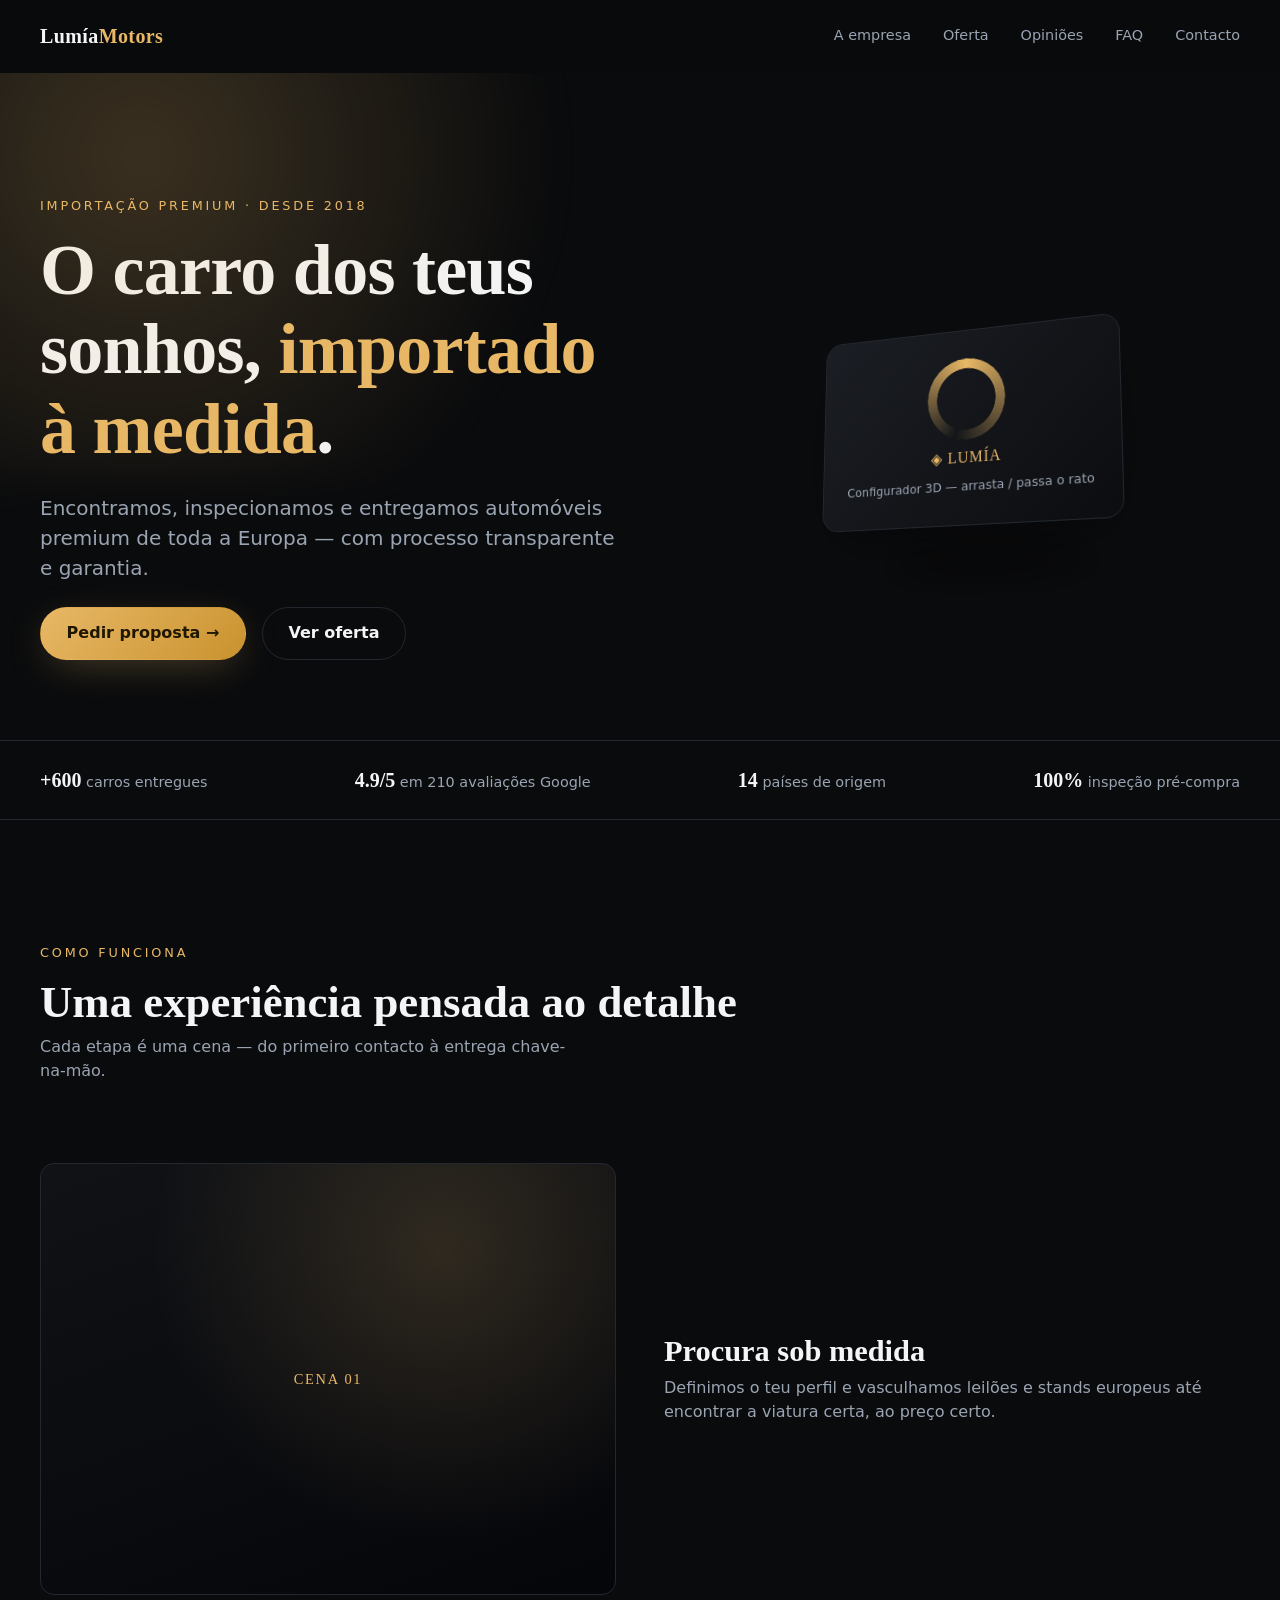
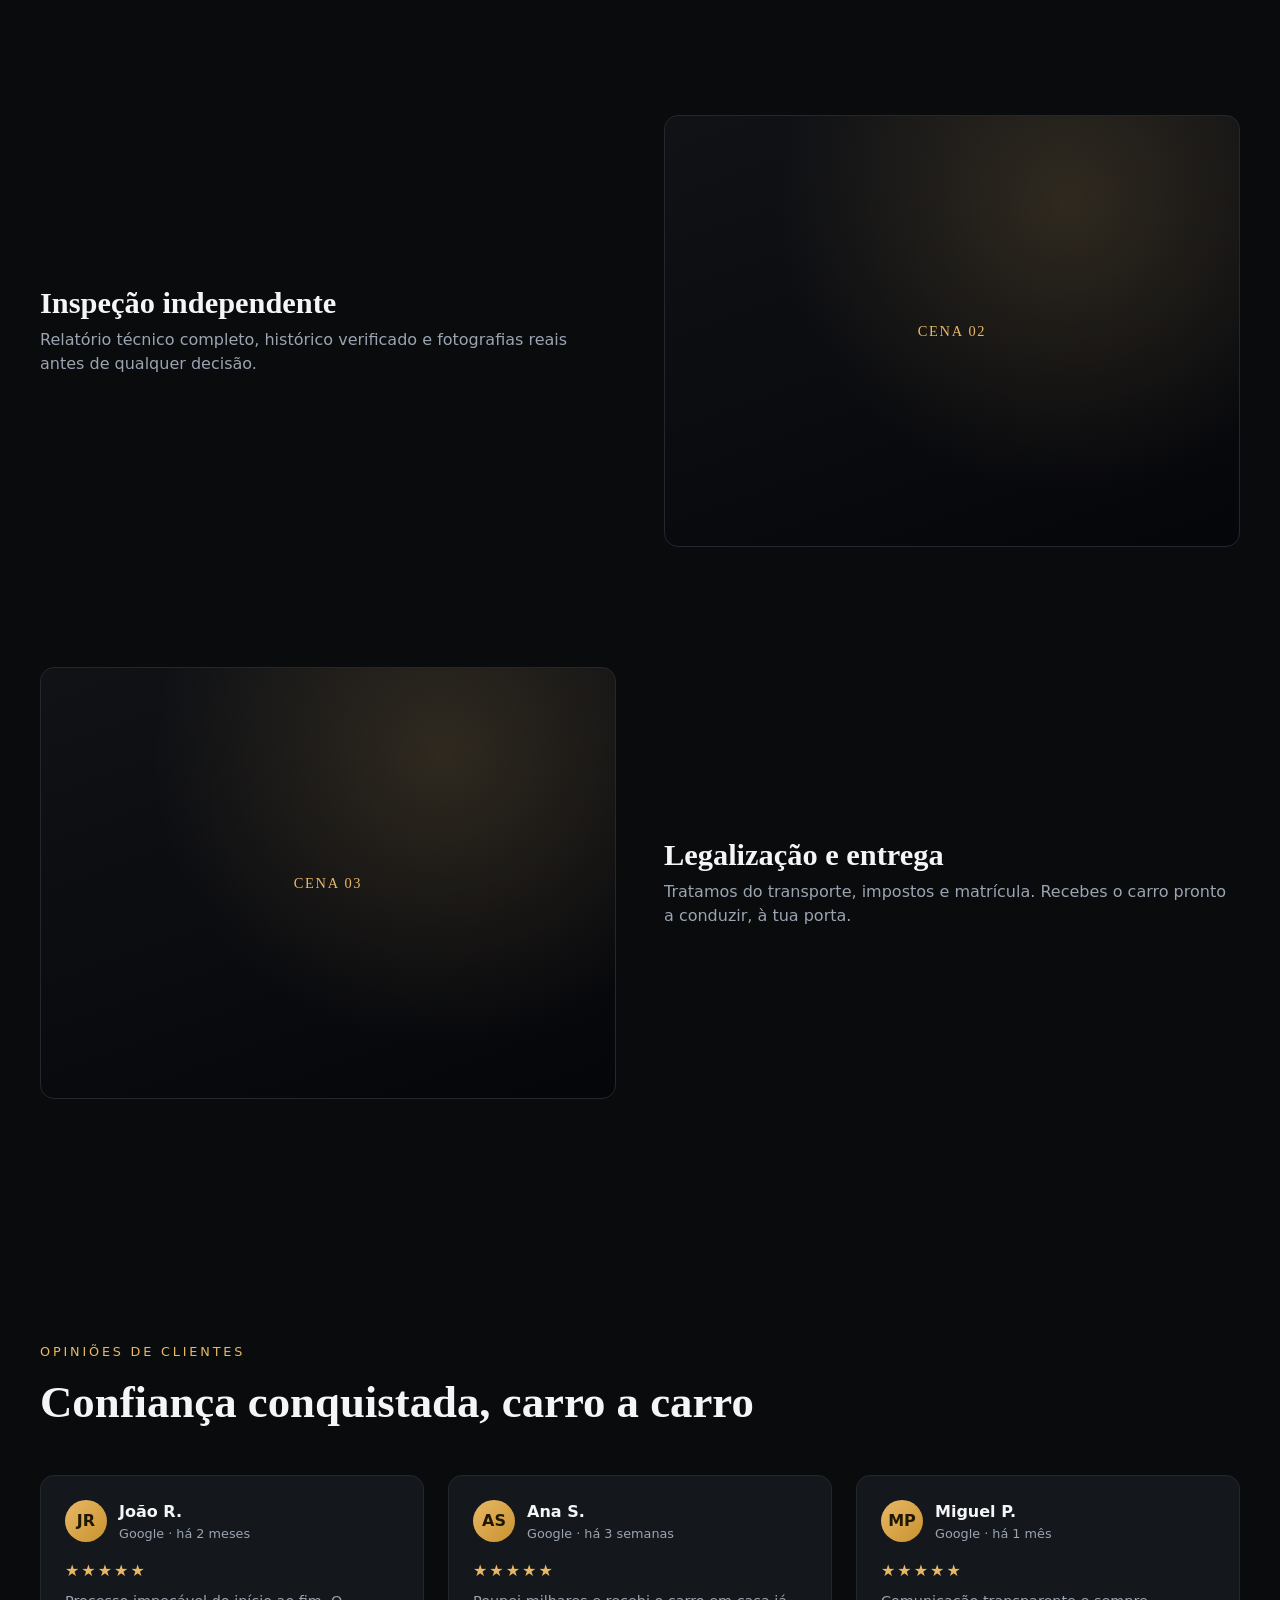
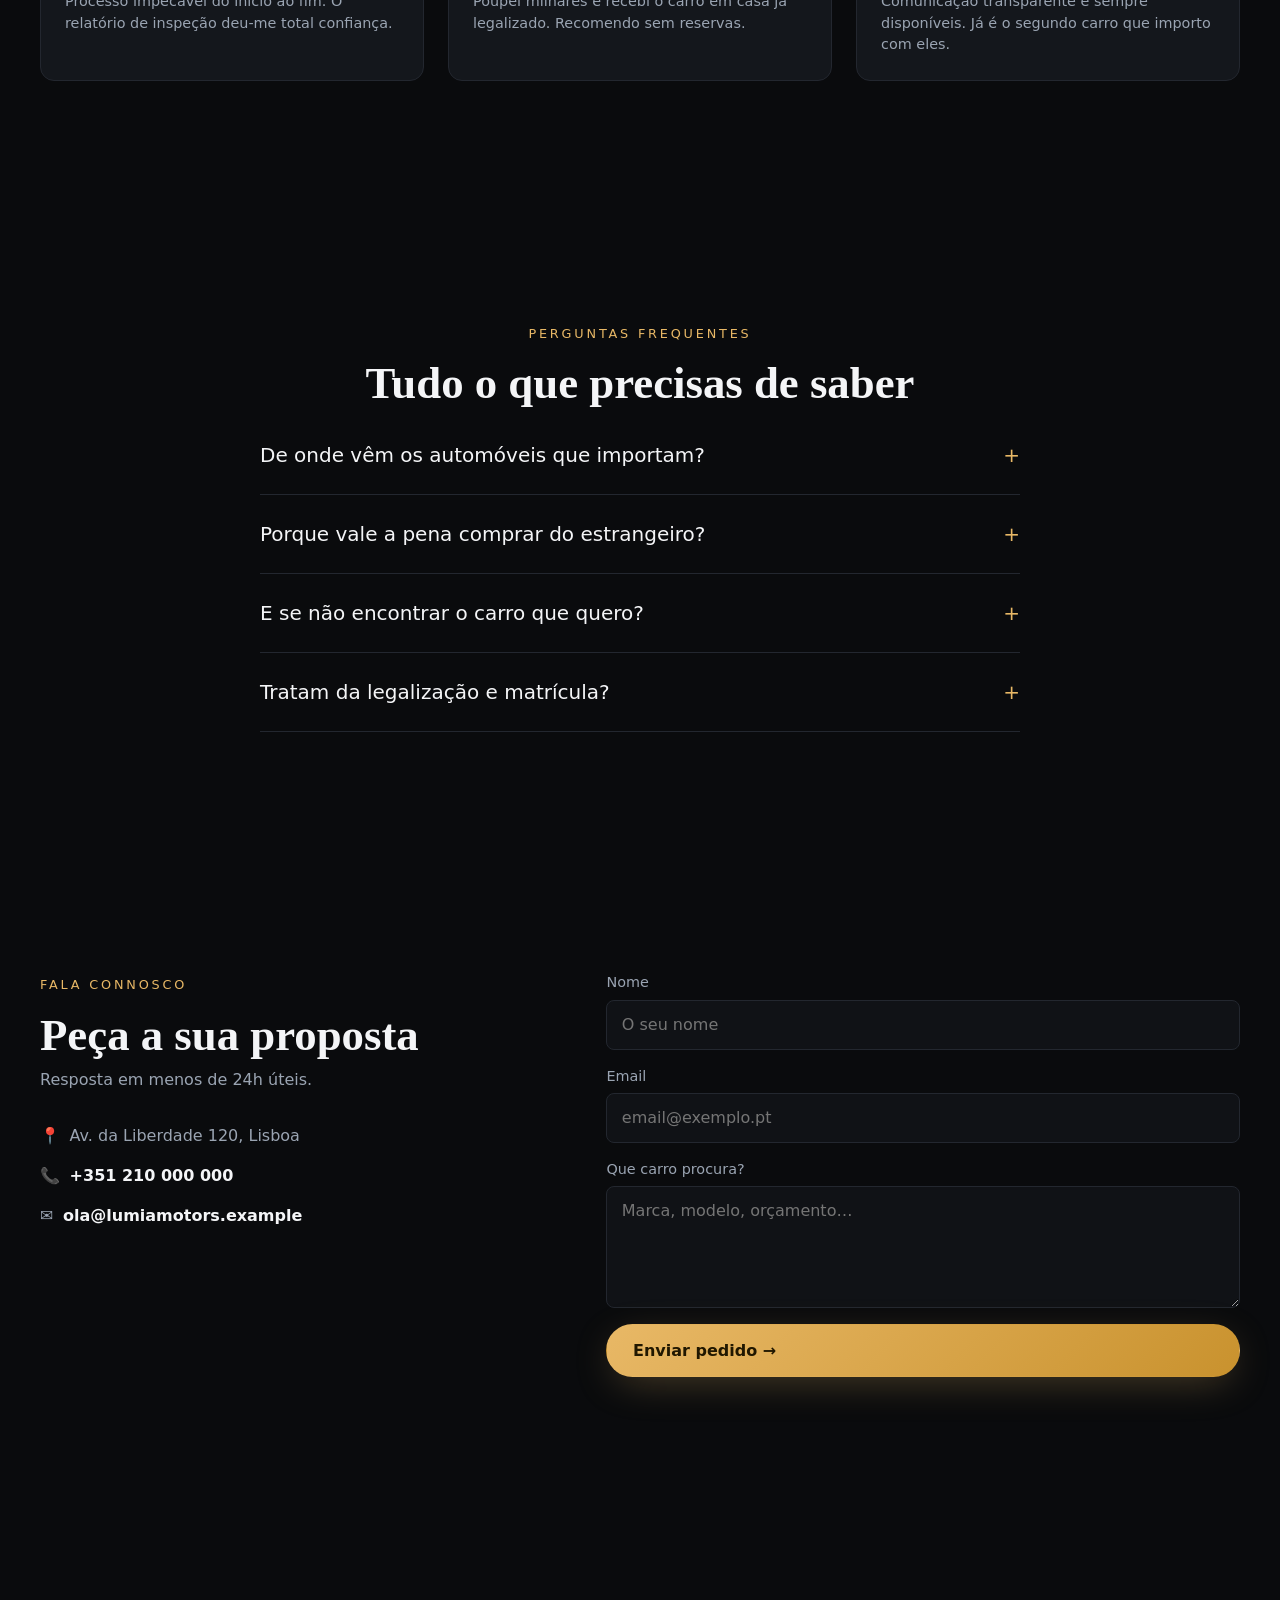
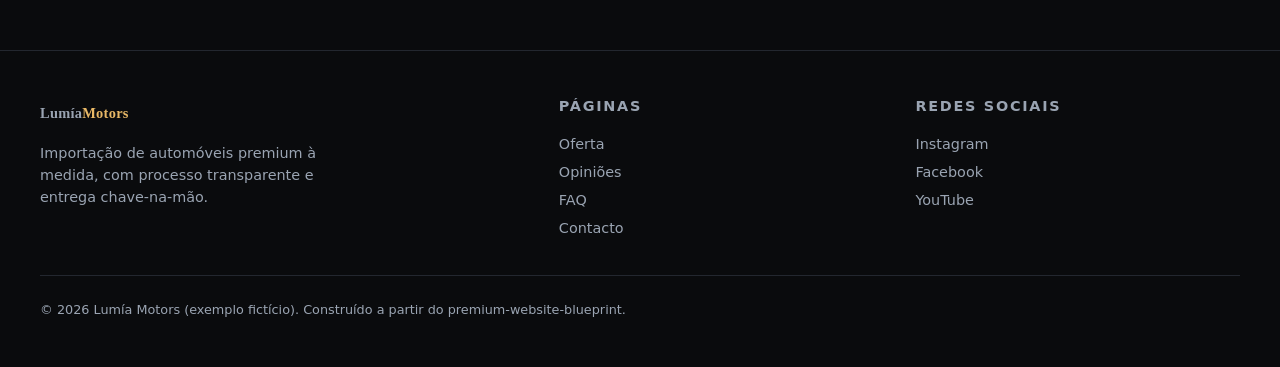
<file: docs/examples/premium-website/index.html>
<!doctype html>
<html lang="pt">
<head>
  <meta charset="UTF-8" />
  <meta name="viewport" content="width=device-width, initial-scale=1" />
  <title>Lumía Motors — Importação de automóveis premium</title>
  <meta name="description" content="Importamos automóveis premium à medida, com processo transparente e entrega chave-na-mão. Exemplo do premium-website-blueprint." />

  <!-- Open Graph (blueprint §7) -->
  <meta property="og:type" content="website" />
  <meta property="og:title" content="Lumía Motors — Importação de automóveis premium" />
  <meta property="og:description" content="Importação de automóveis premium à medida, chave-na-mão." />
  <meta property="og:image" content="assets/og-image.png" />

  <link rel="icon" href="data:image/svg+xml,<svg xmlns='http://www.w3.org/2000/svg' viewBox='0 0 32 32'><text y='26' font-size='26'>◈</text></svg>" />
  <link rel="stylesheet" href="css/reset.css" />
  <link rel="stylesheet" href="css/tokens.css" />
  <link rel="stylesheet" href="css/styles.css" />
</head>
<body>
  <!-- ============ Navbar ============ -->
  <header class="nav">
    <div class="container nav__inner">
      <a class="brand" href="#top">Lumía<span>Motors</span></a>
      <nav class="nav__links" aria-label="Principal">
        <a href="#firma">A empresa</a>
        <a href="#oferta">Oferta</a>
        <a href="#opinioes">Opiniões</a>
        <a href="#faq">FAQ</a>
        <a href="#contacto">Contacto</a>
      </nav>
      <button class="nav__toggle" aria-label="Abrir menu" aria-expanded="false">☰</button>
    </div>
  </header>

  <main id="top">
    <!-- ============ Hero 3D imersivo ============ -->
    <section class="hero">
      <div class="hero__glow" aria-hidden="true"></div>
      <div class="container hero__grid">
        <div class="reveal">
          <span class="eyebrow">Importação premium · desde 2018</span>
          <h1 class="hero__title">O carro dos teus sonhos, <em>importado à medida</em>.</h1>
          <p class="hero__lead">Encontramos, inspecionamos e entregamos automóveis premium de toda a Europa — com processo transparente e garantia.</p>
          <div class="hero__cta">
            <a class="btn btn--primary" href="#contacto">Pedir proposta →</a>
            <a class="btn btn--ghost" href="#oferta">Ver oferta</a>
          </div>
        </div>

        <!-- Objeto "3D" interativo — trocar por Spline/Three.js em produção (§10.3) -->
        <div class="stage reveal" aria-hidden="true">
          <div class="obj3d">
            <div class="obj3d__face">
              <div class="obj3d__ring"></div>
              <div class="obj3d__label">◈ LUMÍA</div>
              <div class="obj3d__sub">Configurador 3D — arrasta / passa o rato</div>
            </div>
            <div class="obj3d__shadow"></div>
          </div>
        </div>
      </div>
    </section>

    <!-- ============ Faixa de prova social ============ -->
    <section class="trust">
      <div class="container trust__row">
        <span class="trust__stat"><b>+600</b> carros entregues</span>
        <span class="trust__stat"><b>4.9/5</b> em 210 avaliações Google</span>
        <span class="trust__stat"><b>14</b> países de origem</span>
        <span class="trust__stat"><b>100%</b> inspeção pré-compra</span>
      </div>
    </section>

    <!-- ============ Cenas de scroll (parallax) ============ -->
    <section class="section container" id="oferta">
      <div class="reveal">
        <span class="eyebrow">Como funciona</span>
        <h2 class="section__title">Uma experiência pensada ao detalhe</h2>
        <p class="section__lead">Cada etapa é uma cena — do primeiro contacto à entrega chave-na-mão.</p>
      </div>

      <div style="margin-top: var(--space-8)">
        <article class="scene reveal">
          <div class="scene__media"><span>Cena 01</span></div>
          <div>
            <h3 class="scene__title">Procura sob medida</h3>
            <p class="scene__text">Definimos o teu perfil e vasculhamos leilões e stands europeus até encontrar a viatura certa, ao preço certo.</p>
          </div>
        </article>

        <article class="scene scene--reverse reveal">
          <div class="scene__media"><span>Cena 02</span></div>
          <div>
            <h3 class="scene__title">Inspeção independente</h3>
            <p class="scene__text">Relatório técnico completo, histórico verificado e fotografias reais antes de qualquer decisão.</p>
          </div>
        </article>

        <article class="scene reveal">
          <div class="scene__media"><span>Cena 03</span></div>
          <div>
            <h3 class="scene__title">Legalização e entrega</h3>
            <p class="scene__text">Tratamos do transporte, impostos e matrícula. Recebes o carro pronto a conduzir, à tua porta.</p>
          </div>
        </article>
      </div>
    </section>

    <!-- ============ Testemunhos estilo Google ============ -->
    <section class="section container" id="opinioes">
      <div class="reveal">
        <span class="eyebrow">Opiniões de clientes</span>
        <h2 class="section__title">Confiança conquistada, carro a carro</h2>
      </div>
      <div class="testi__grid">
        <figure class="review reveal">
          <div class="review__head">
            <div class="review__avatar">JR</div>
            <div><div class="review__name">João R.</div><div class="review__meta">Google · há 2 meses</div></div>
          </div>
          <div class="review__stars" aria-label="5 de 5 estrelas">★★★★★</div>
          <blockquote class="review__text">Processo impecável do início ao fim. O relatório de inspeção deu-me total confiança.</blockquote>
        </figure>
        <figure class="review reveal">
          <div class="review__head">
            <div class="review__avatar">AS</div>
            <div><div class="review__name">Ana S.</div><div class="review__meta">Google · há 3 semanas</div></div>
          </div>
          <div class="review__stars" aria-label="5 de 5 estrelas">★★★★★</div>
          <blockquote class="review__text">Poupei milhares e recebi o carro em casa já legalizado. Recomendo sem reservas.</blockquote>
        </figure>
        <figure class="review reveal">
          <div class="review__head">
            <div class="review__avatar">MP</div>
            <div><div class="review__name">Miguel P.</div><div class="review__meta">Google · há 1 mês</div></div>
          </div>
          <div class="review__stars" aria-label="5 de 5 estrelas">★★★★★</div>
          <blockquote class="review__text">Comunicação transparente e sempre disponíveis. Já é o segundo carro que importo com eles.</blockquote>
        </figure>
      </div>
    </section>

    <!-- ============ FAQ acordeão ============ -->
    <section class="section container" id="faq">
      <div class="reveal" style="text-align:center">
        <span class="eyebrow">Perguntas frequentes</span>
        <h2 class="section__title">Tudo o que precisas de saber</h2>
      </div>
      <div class="faq reveal">
        <div class="faq__item">
          <button class="faq__q" aria-expanded="false"><span>De onde vêm os automóveis que importam?</span><span class="icon">+</span></button>
          <div class="faq__a"><p>De stands, leilões e particulares em 14 países europeus, com histórico sempre verificado.</p></div>
        </div>
        <div class="faq__item">
          <button class="faq__q" aria-expanded="false"><span>Porque vale a pena comprar do estrangeiro?</span><span class="icon">+</span></button>
          <div class="faq__a"><p>Maior oferta, melhores especificações e, muitas vezes, um preço final mais competitivo mesmo com impostos incluídos.</p></div>
        </div>
        <div class="faq__item">
          <button class="faq__q" aria-expanded="false"><span>E se não encontrar o carro que quero?</span><span class="icon">+</span></button>
          <div class="faq__a"><p>Fazemos procura ativa sob medida até encontrar a viatura com o teu perfil exato.</p></div>
        </div>
        <div class="faq__item">
          <button class="faq__q" aria-expanded="false"><span>Tratam da legalização e matrícula?</span><span class="icon">+</span></button>
          <div class="faq__a"><p>Sim. Entregamos o carro chave-na-mão, já legalizado e com matrícula nacional.</p></div>
        </div>
      </div>
    </section>

    <!-- ============ Contacto + formulário ============ -->
    <section class="section container" id="contacto">
      <div class="contact__grid">
        <div class="reveal">
          <span class="eyebrow">Fala connosco</span>
          <h2 class="section__title">Peça a sua proposta</h2>
          <p class="section__lead">Resposta em menos de 24h úteis.</p>
          <ul class="contact__info" style="margin-top: var(--space-5)">
            <li>📍 <span>Av. da Liberdade 120, Lisboa</span></li>
            <li>📞 <b>+351 210 000 000</b></li>
            <li>✉️ <b>ola@lumiamotors.example</b></li>
          </ul>
        </div>

        <form class="form reveal" novalidate>
          <div class="field">
            <label for="nome">Nome</label>
            <input id="nome" name="nome" type="text" placeholder="O seu nome" required minlength="2" />
          </div>
          <div class="field">
            <label for="email">Email</label>
            <input id="email" name="email" type="email" placeholder="email@exemplo.pt" required />
          </div>
          <div class="field">
            <label for="msg">Que carro procura?</label>
            <textarea id="msg" name="msg" rows="4" placeholder="Marca, modelo, orçamento…" required minlength="10"></textarea>
          </div>
          <button class="btn btn--primary" type="submit">Enviar pedido →</button>
          <p class="form__status" role="status" aria-live="polite"></p>
        </form>
      </div>
    </section>
  </main>

  <!-- ============ Footer ============ -->
  <footer class="footer">
    <div class="container">
      <div class="footer__grid">
        <div>
          <a class="brand" href="#top">Lumía<span>Motors</span></a>
          <p style="color: var(--color-muted); font-size: var(--fs-sm); margin-top: var(--space-3); max-width: 34ch;">Importação de automóveis premium à medida, com processo transparente e entrega chave-na-mão.</p>
        </div>
        <div>
          <h4>Páginas</h4>
          <a href="#oferta">Oferta</a>
          <a href="#opinioes">Opiniões</a>
          <a href="#faq">FAQ</a>
          <a href="#contacto">Contacto</a>
        </div>
        <div>
          <h4>Redes sociais</h4>
          <a href="#">Instagram</a>
          <a href="#">Facebook</a>
          <a href="#">YouTube</a>
        </div>
      </div>
      <div class="footer__bottom">© <span data-year>2026</span> Lumía Motors (exemplo fictício). Construído a partir do premium-website-blueprint.</div>
    </div>
  </footer>

  <script src="js/main.js" defer></script>
</body>
</html>
</file>
<file: docs/examples/premium-website/css/tokens.css>
/* Design tokens — ver blueprint §1 e §5.
   Estética "escura / cinematográfica" com um único acento metálico (dourado). */
:root {
  /* cor */
  --color-bg: #0a0b0d;
  --color-bg-2: #101216;
  --color-surface: #14171c;
  --color-fg: #f4f5f7;
  --color-muted: #9aa4b2;
  --color-border: #23272f;
  --color-brand: #e8b866;   /* dourado */
  --color-brand-2: #c9922e;
  --color-accent: #e8b866;

  /* tipografia */
  --font-sans: "Segoe UI", system-ui, -apple-system, Roboto, Helvetica, Arial, sans-serif;
  --font-serif: "Georgia", "Times New Roman", serif;
  --fs-xs: 0.8rem;
  --fs-sm: 0.9rem;
  --fs-base: 1rem;
  --fs-lg: 1.25rem;
  --fs-xl: clamp(1.5rem, 3vw, 1.9rem);
  --fs-2xl: clamp(2rem, 5vw, 2.8rem);
  --fs-3xl: clamp(2.6rem, 8vw, 4.5rem);

  /* espaçamento (escala de 4px) */
  --space-1: 0.25rem; --space-2: 0.5rem; --space-3: 1rem;
  --space-4: 1.5rem;  --space-5: 2rem;   --space-6: 3rem;
  --space-8: 5rem;    --space-10: 7.5rem;

  /* forma */
  --radius: 14px;
  --radius-sm: 8px;
  --shadow: 0 20px 60px -20px rgb(0 0 0 / 0.65);
  --shadow-gold: 0 10px 40px -10px rgb(232 184 102 / 0.35);
  --container: 1200px;
  --ease: cubic-bezier(0.22, 1, 0.36, 1);
}
</file>
<file: docs/examples/premium-website/css/styles.css>
/* Estilos — Lumía Motors (exemplo do premium-website-blueprint).
   Estética escura/cinematográfica, acento dourado, cenas de scroll. */

body {
  font-family: var(--font-sans);
  background: var(--color-bg);
  color: var(--color-fg);
  font-size: var(--fs-base);
}

.container {
  width: min(100% - 2.5rem, var(--container));
  margin-inline: auto;
}

.eyebrow {
  display: inline-block;
  font-size: var(--fs-xs);
  letter-spacing: 0.22em;
  text-transform: uppercase;
  color: var(--color-brand);
  margin-bottom: var(--space-3);
}

.section { padding-block: var(--space-10); }
.section__title {
  font-size: var(--fs-2xl);
  font-family: var(--font-serif);
  font-weight: 600;
  margin-bottom: var(--space-2);
}
.section__lead { color: var(--color-muted); max-width: 52ch; }

/* botões */
.btn {
  display: inline-flex; align-items: center; gap: 0.5rem;
  padding: 0.85rem 1.6rem;
  border-radius: 999px;
  font-weight: 600;
  border: 1px solid transparent;
  cursor: pointer;
  transition: transform 0.2s var(--ease), box-shadow 0.2s var(--ease),
              background-color 0.2s var(--ease), border-color 0.2s var(--ease);
}
.btn--primary {
  background: linear-gradient(135deg, var(--color-brand), var(--color-brand-2));
  color: #201700;
  box-shadow: var(--shadow-gold);
}
.btn--primary:hover { transform: translateY(-2px); }
.btn--ghost { border-color: var(--color-border); color: var(--color-fg); }
.btn--ghost:hover { border-color: var(--color-brand); color: var(--color-brand); }
:where(a, button):focus-visible {
  outline: 2px solid var(--color-brand);
  outline-offset: 3px;
}

/* ---------- Navbar (sticky, translúcida) ---------- */
.nav {
  position: sticky; top: 0; z-index: 50;
  backdrop-filter: blur(12px);
  background: color-mix(in srgb, var(--color-bg) 78%, transparent);
  border-bottom: 1px solid transparent;
  transition: border-color 0.3s var(--ease), background-color 0.3s var(--ease);
}
.nav.is-scrolled { border-bottom-color: var(--color-border); }
.nav__inner {
  display: flex; align-items: center; justify-content: space-between;
  height: 72px;
}
.brand { font-family: var(--font-serif); font-size: var(--fs-lg); font-weight: 700; letter-spacing: 0.02em; }
.brand span { color: var(--color-brand); }
.nav__links { display: flex; gap: var(--space-5); }
.nav__links a { color: var(--color-muted); font-size: var(--fs-sm); transition: color 0.2s; }
.nav__links a:hover { color: var(--color-fg); }
.nav__toggle { display: none; background: none; border: 0; color: var(--color-fg); }

/* ---------- Hero 3D imersivo ---------- */
.hero { position: relative; overflow: hidden; padding-block: var(--space-10) var(--space-8); }
.hero__grid {
  display: grid; grid-template-columns: 1.05fr 0.95fr; gap: var(--space-6);
  align-items: center;
}
.hero__title {
  font-family: var(--font-serif);
  font-size: var(--fs-3xl);
  font-weight: 600;
  letter-spacing: -0.01em;
}
.hero__title em { color: var(--color-brand); font-style: normal; }
.hero__lead { color: var(--color-muted); font-size: var(--fs-lg); margin-block: var(--space-4); max-width: 46ch; }
.hero__cta { display: flex; gap: var(--space-3); flex-wrap: wrap; }
.hero__glow {
  position: absolute; inset: -20% 40% auto -10%; height: 60vh;
  background: radial-gradient(circle at 30% 40%, rgb(232 184 102 / 0.22), transparent 60%);
  filter: blur(20px); pointer-events: none; z-index: 0;
}

/*
  Objeto "3D" do hero.
  Aqui é uma peça CSS 3D interativa (reage ao rato) — zero dependências.
  PRODUÇÃO: substituir por <spline-viewer> ou um canvas Three.js (.glb).
  Ver blueprint §10.3.
*/
.stage { position: relative; perspective: 1200px; height: 360px; z-index: 1; }
.obj3d {
  position: absolute; inset: 0; margin: auto;
  width: 320px; height: 200px;
  transform-style: preserve-3d;
  transform: rotateX(var(--rx, 12deg)) rotateY(var(--ry, -22deg));
  transition: transform 0.15s var(--ease);
}
.obj3d__face {
  position: absolute; inset: 0;
  border-radius: 18px;
  background: linear-gradient(135deg, #1b1e24, #0c0d10);
  border: 1px solid var(--color-border);
  box-shadow: var(--shadow);
  display: grid; place-content: center; gap: 0.4rem; text-align: center;
}
.obj3d__ring {
  width: 84px; height: 84px; margin-inline: auto;
  border-radius: 50%;
  background: conic-gradient(from 0deg, var(--color-brand), transparent 55%, var(--color-brand));
  mask: radial-gradient(circle 32px, transparent 98%, #000 100%);
  animation: spin 6s linear infinite;
}
.obj3d__label { font-family: var(--font-serif); color: var(--color-brand); letter-spacing: 0.06em; }
.obj3d__sub { font-size: var(--fs-xs); color: var(--color-muted); }
.obj3d__shadow {
  position: absolute; left: 50%; bottom: -46px; translate: -50% 0;
  width: 240px; height: 30px; border-radius: 50%;
  background: rgb(0 0 0 / 0.55); filter: blur(18px);
  transform: translateZ(-60px);
}
@keyframes spin { to { transform: rotate(360deg); } }

/* faixa de prova social */
.trust { border-block: 1px solid var(--color-border); padding-block: var(--space-4); }
.trust__row { display: flex; flex-wrap: wrap; gap: var(--space-5); align-items: center; justify-content: space-between; color: var(--color-muted); font-size: var(--fs-sm); }
.trust__stat b { color: var(--color-fg); font-size: var(--fs-lg); font-family: var(--font-serif); }

/* ---------- Cenas de scroll (parallax) ---------- */
.scene { display: grid; grid-template-columns: 1fr 1fr; gap: var(--space-6); align-items: center; }
.scene + .scene { margin-top: var(--space-10); }
.scene--reverse .scene__media { order: 2; }
.scene__media {
  aspect-ratio: 4 / 3; border-radius: var(--radius);
  border: 1px solid var(--color-border);
  background:
    radial-gradient(circle at 70% 20%, rgb(232 184 102 / 0.16), transparent 55%),
    linear-gradient(160deg, var(--color-bg-2), #05060a);
  position: relative; overflow: hidden;
  display: grid; place-content: center;
}
.scene__media span { font-family: var(--font-serif); color: var(--color-brand); letter-spacing: 0.12em; text-transform: uppercase; font-size: var(--fs-sm); }
.scene__title { font-family: var(--font-serif); font-size: var(--fs-xl); margin-bottom: var(--space-2); }
.scene__text { color: var(--color-muted); }

/* ---------- Testemunhos estilo Google ---------- */
.testi__grid { display: grid; grid-template-columns: repeat(3, 1fr); gap: var(--space-4); margin-top: var(--space-6); }
.review {
  background: var(--color-surface); border: 1px solid var(--color-border);
  border-radius: var(--radius); padding: var(--space-4);
}
.review__head { display: flex; align-items: center; gap: 0.75rem; margin-bottom: var(--space-3); }
.review__avatar { width: 42px; height: 42px; border-radius: 50%; display: grid; place-content: center; font-weight: 700; color: #201700; background: linear-gradient(135deg, var(--color-brand), var(--color-brand-2)); }
.review__name { font-weight: 600; }
.review__meta { font-size: var(--fs-xs); color: var(--color-muted); }
.review__stars { color: var(--color-brand); letter-spacing: 2px; margin-bottom: var(--space-2); }
.review__text { color: var(--color-muted); font-size: var(--fs-sm); }

/* ---------- FAQ acordeão ---------- */
.faq { max-width: 760px; margin-inline: auto; }
.faq__item { border-bottom: 1px solid var(--color-border); }
.faq__q {
  width: 100%; text-align: left; background: none; border: 0; color: var(--color-fg);
  padding: var(--space-4) 0; font-size: var(--fs-lg); cursor: pointer;
  display: flex; justify-content: space-between; align-items: center; gap: var(--space-3);
}
.faq__q .icon { color: var(--color-brand); transition: transform 0.3s var(--ease); flex: none; }
.faq__q[aria-expanded="true"] .icon { transform: rotate(45deg); }
.faq__a { overflow: hidden; max-height: 0; transition: max-height 0.35s var(--ease); }
.faq__a p { padding-bottom: var(--space-4); color: var(--color-muted); }

/* ---------- Contacto + formulário ---------- */
.contact__grid { display: grid; grid-template-columns: 0.9fr 1.1fr; gap: var(--space-6); }
.contact__info li { display: flex; gap: 0.6rem; color: var(--color-muted); margin-bottom: var(--space-3); }
.contact__info b { color: var(--color-fg); }
.form { display: grid; gap: var(--space-3); }
.field { display: grid; gap: 0.35rem; }
.field label { font-size: var(--fs-sm); color: var(--color-muted); }
.field input, .field textarea {
  background: var(--color-bg-2); border: 1px solid var(--color-border);
  border-radius: var(--radius-sm); padding: 0.75rem 0.9rem; color: var(--color-fg);
  transition: border-color 0.2s;
}
.field input:focus, .field textarea:focus { outline: none; border-color: var(--color-brand); }
.field :invalid:not(:placeholder-shown) { border-color: #d05a5a; }
.form__status { font-size: var(--fs-sm); min-height: 1.2em; }
.form__status.ok { color: #7bd88f; }
.form__status.err { color: #e88; }

/* ---------- Footer ---------- */
.footer { border-top: 1px solid var(--color-border); padding-block: var(--space-6); margin-top: var(--space-10); }
.footer__grid { display: grid; grid-template-columns: 1.5fr 1fr 1fr; gap: var(--space-5); }
.footer h4 { font-size: var(--fs-sm); text-transform: uppercase; letter-spacing: 0.12em; color: var(--color-muted); margin-bottom: var(--space-3); }
.footer a { color: var(--color-muted); font-size: var(--fs-sm); display: block; padding: 0.2rem 0; }
.footer a:hover { color: var(--color-fg); }
.footer__bottom { color: var(--color-muted); font-size: var(--fs-xs); margin-top: var(--space-5); border-top: 1px solid var(--color-border); padding-top: var(--space-4); }

/* ---------- Scroll reveal ---------- */
.reveal { opacity: 0; transform: translateY(24px); transition: opacity 0.6s var(--ease), transform 0.6s var(--ease); }
.reveal.is-visible { opacity: 1; transform: none; }

/* ---------- Responsivo ---------- */
@media (max-width: 900px) {
  .hero__grid, .scene, .contact__grid { grid-template-columns: 1fr; }
  .scene--reverse .scene__media { order: 0; }
  .testi__grid { grid-template-columns: 1fr; }
  .footer__grid { grid-template-columns: 1fr 1fr; }
  .nav__links { display: none; }
  .nav__toggle { display: block; }
}

/* ---------- Movimento reduzido ---------- */
@media (prefers-reduced-motion: reduce) {
  * { animation: none !important; transition: none !important; scroll-behavior: auto !important; }
  .reveal { opacity: 1; transform: none; }
  .obj3d { transform: rotateX(10deg) rotateY(-18deg); }
}
</file>
